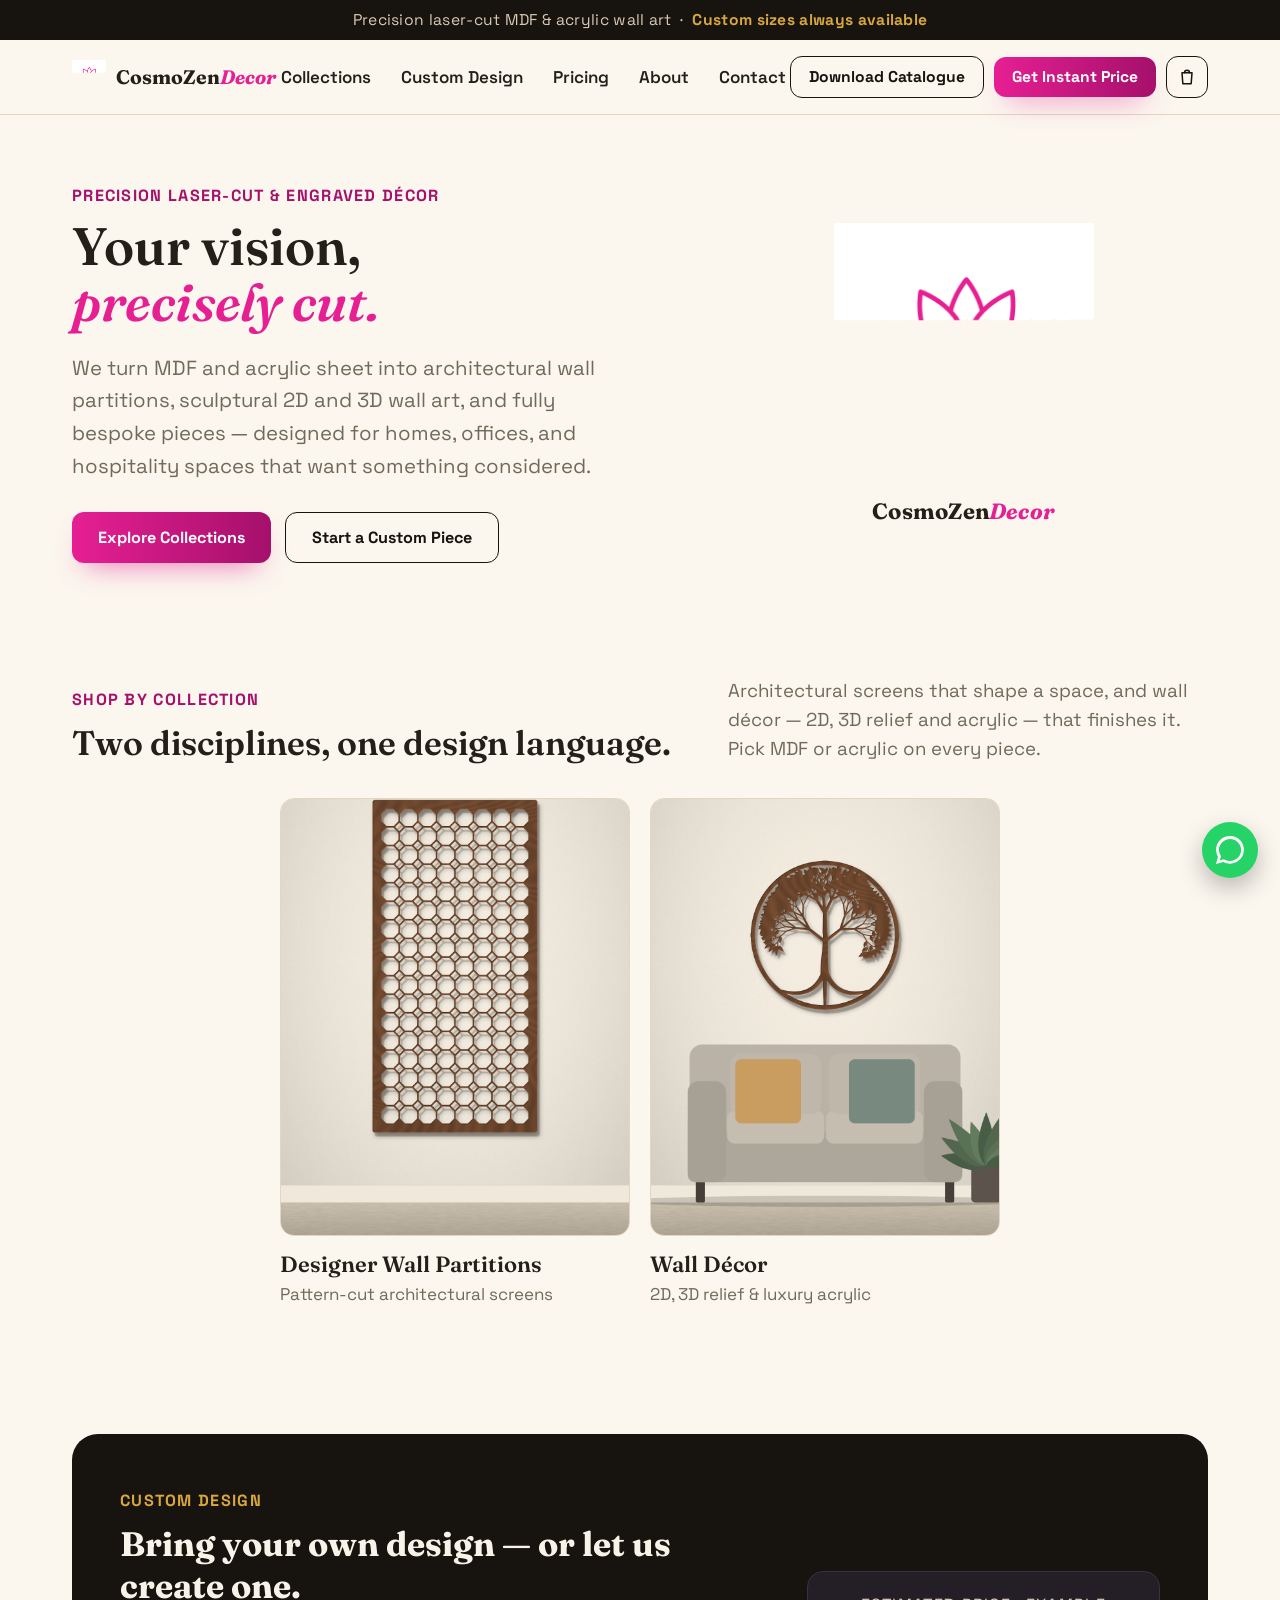
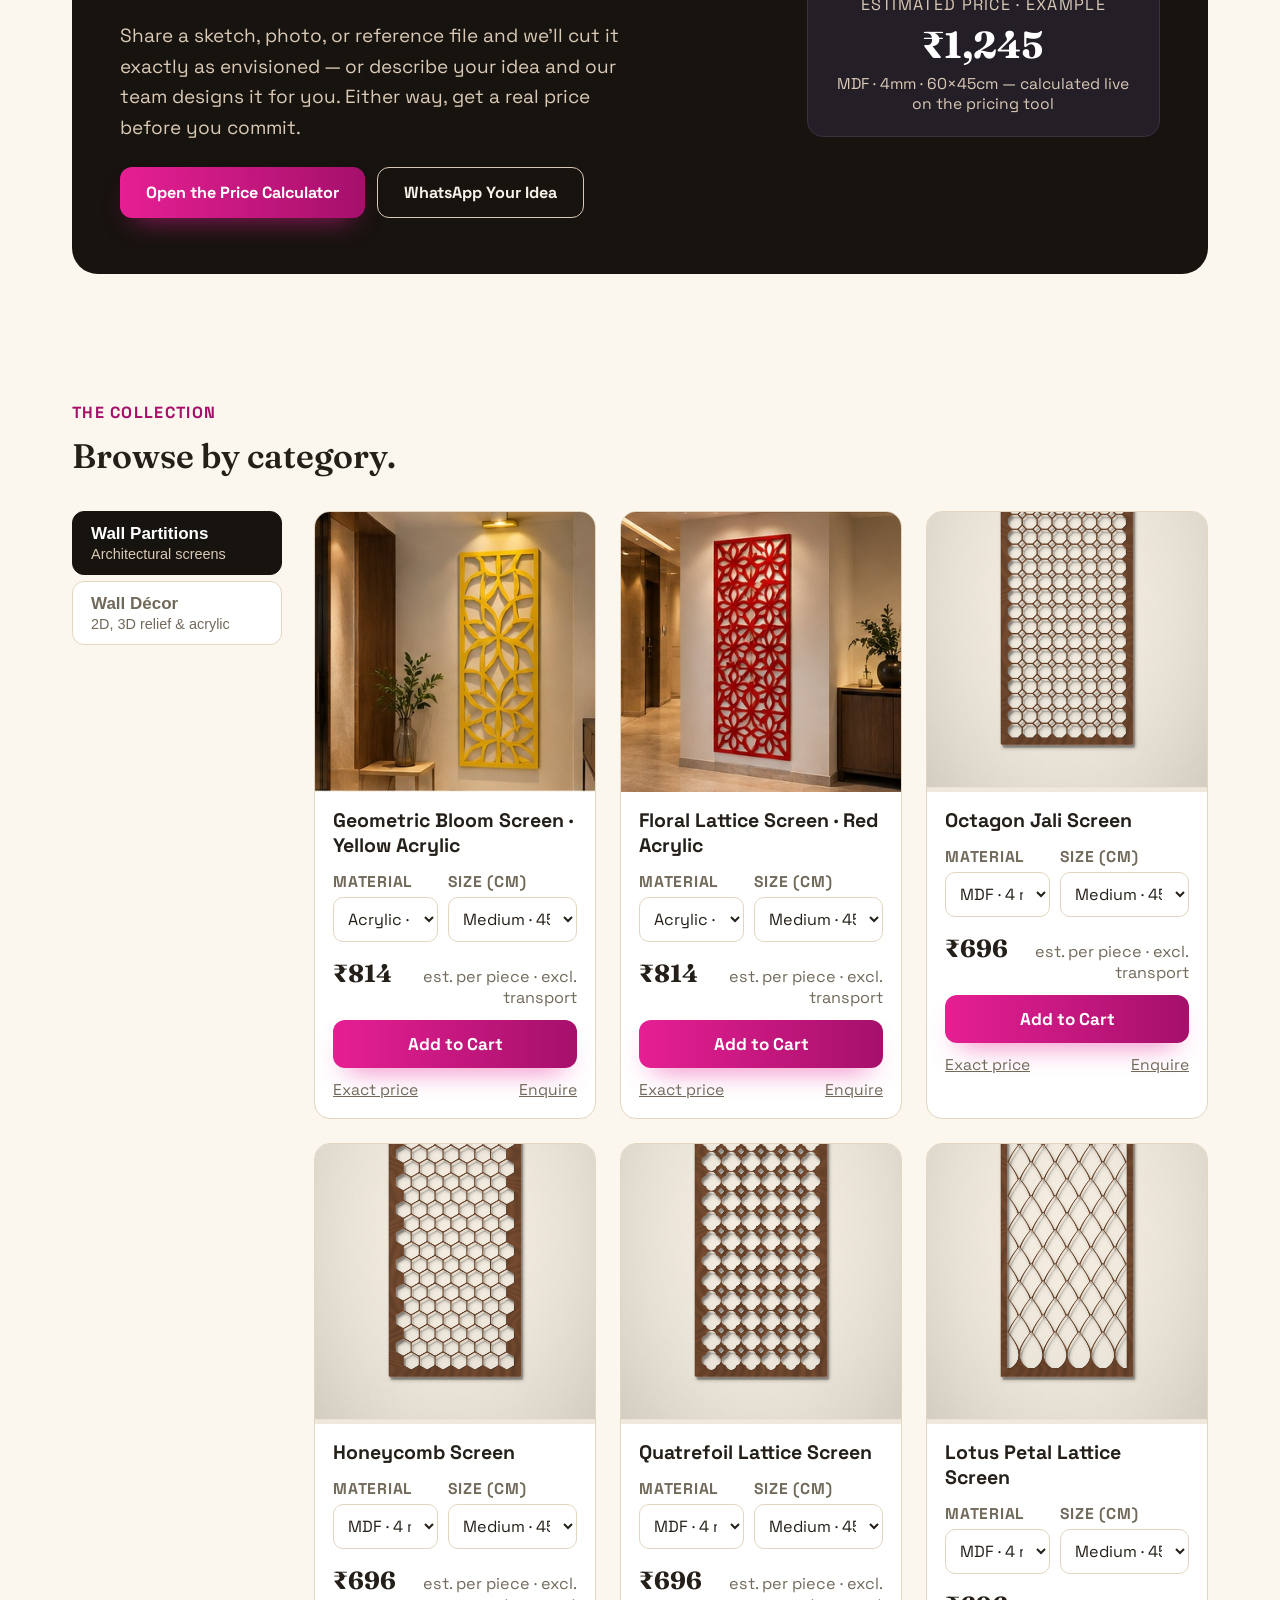
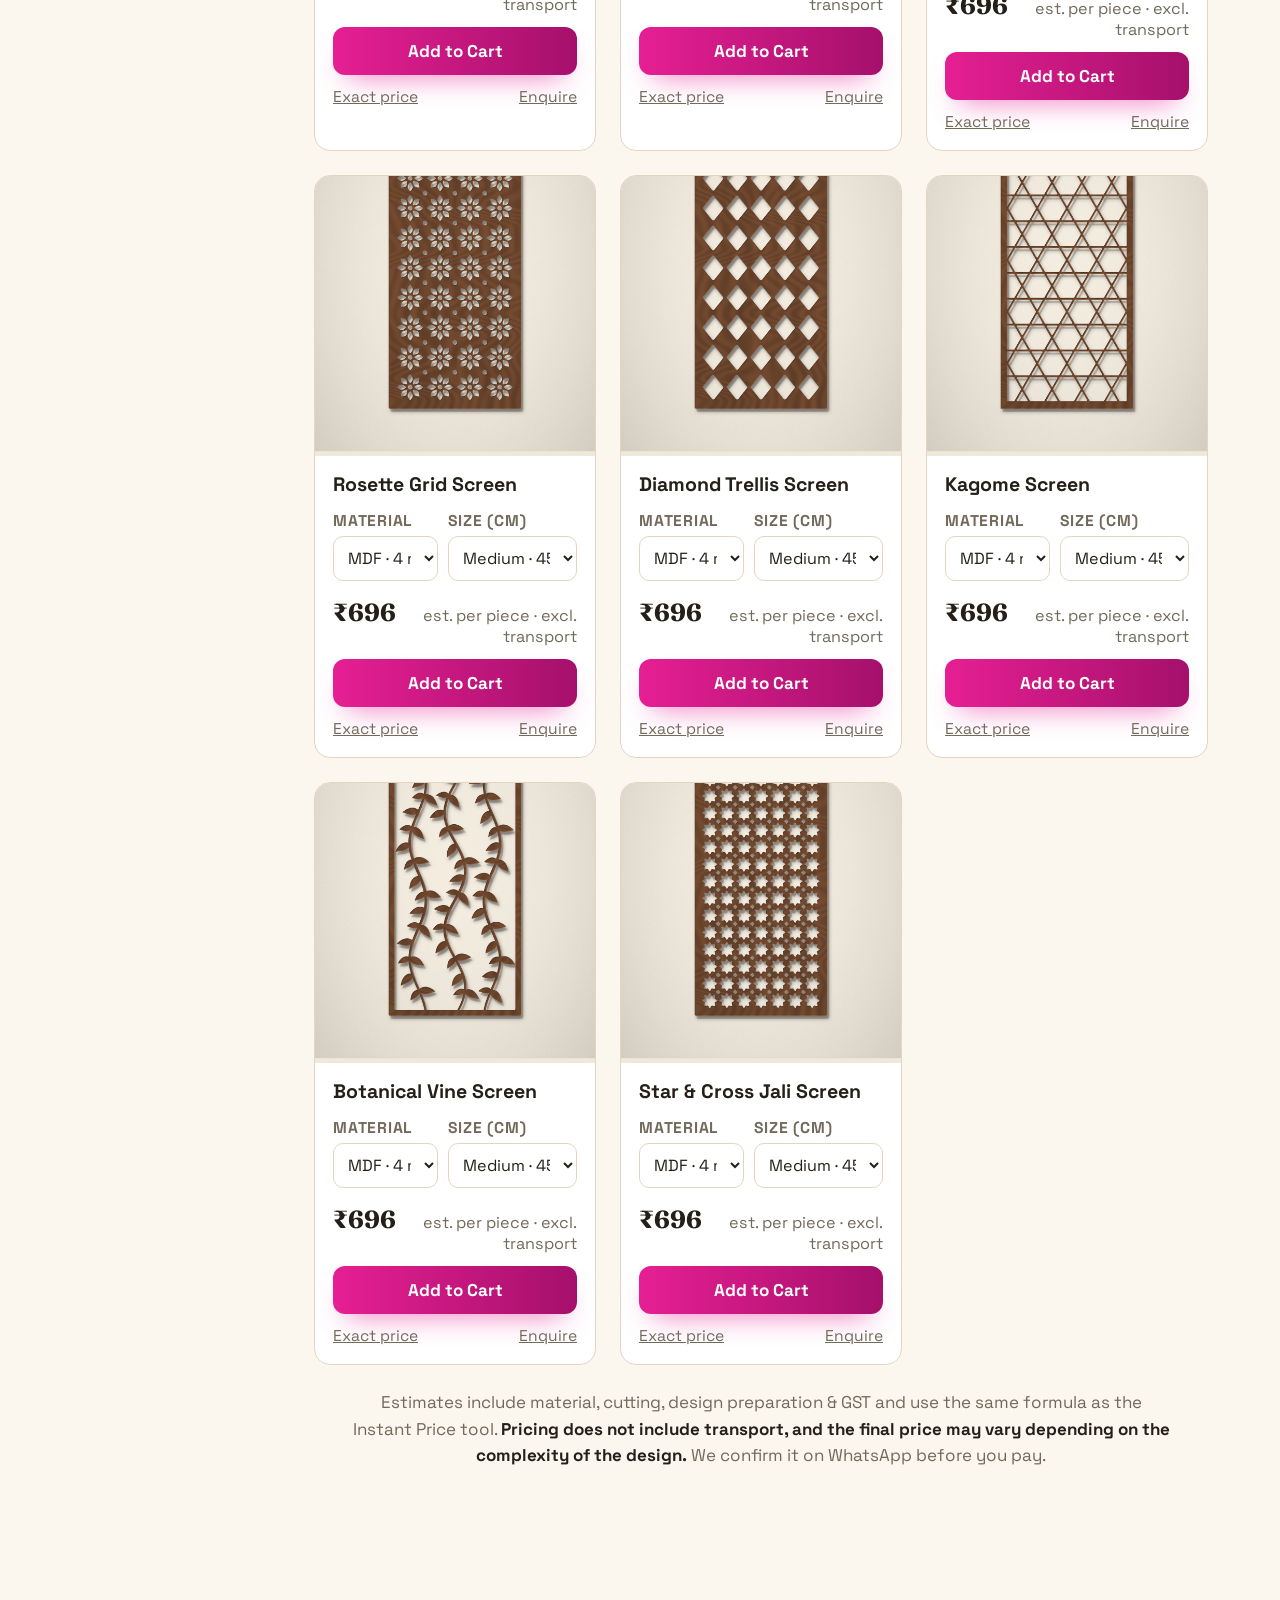
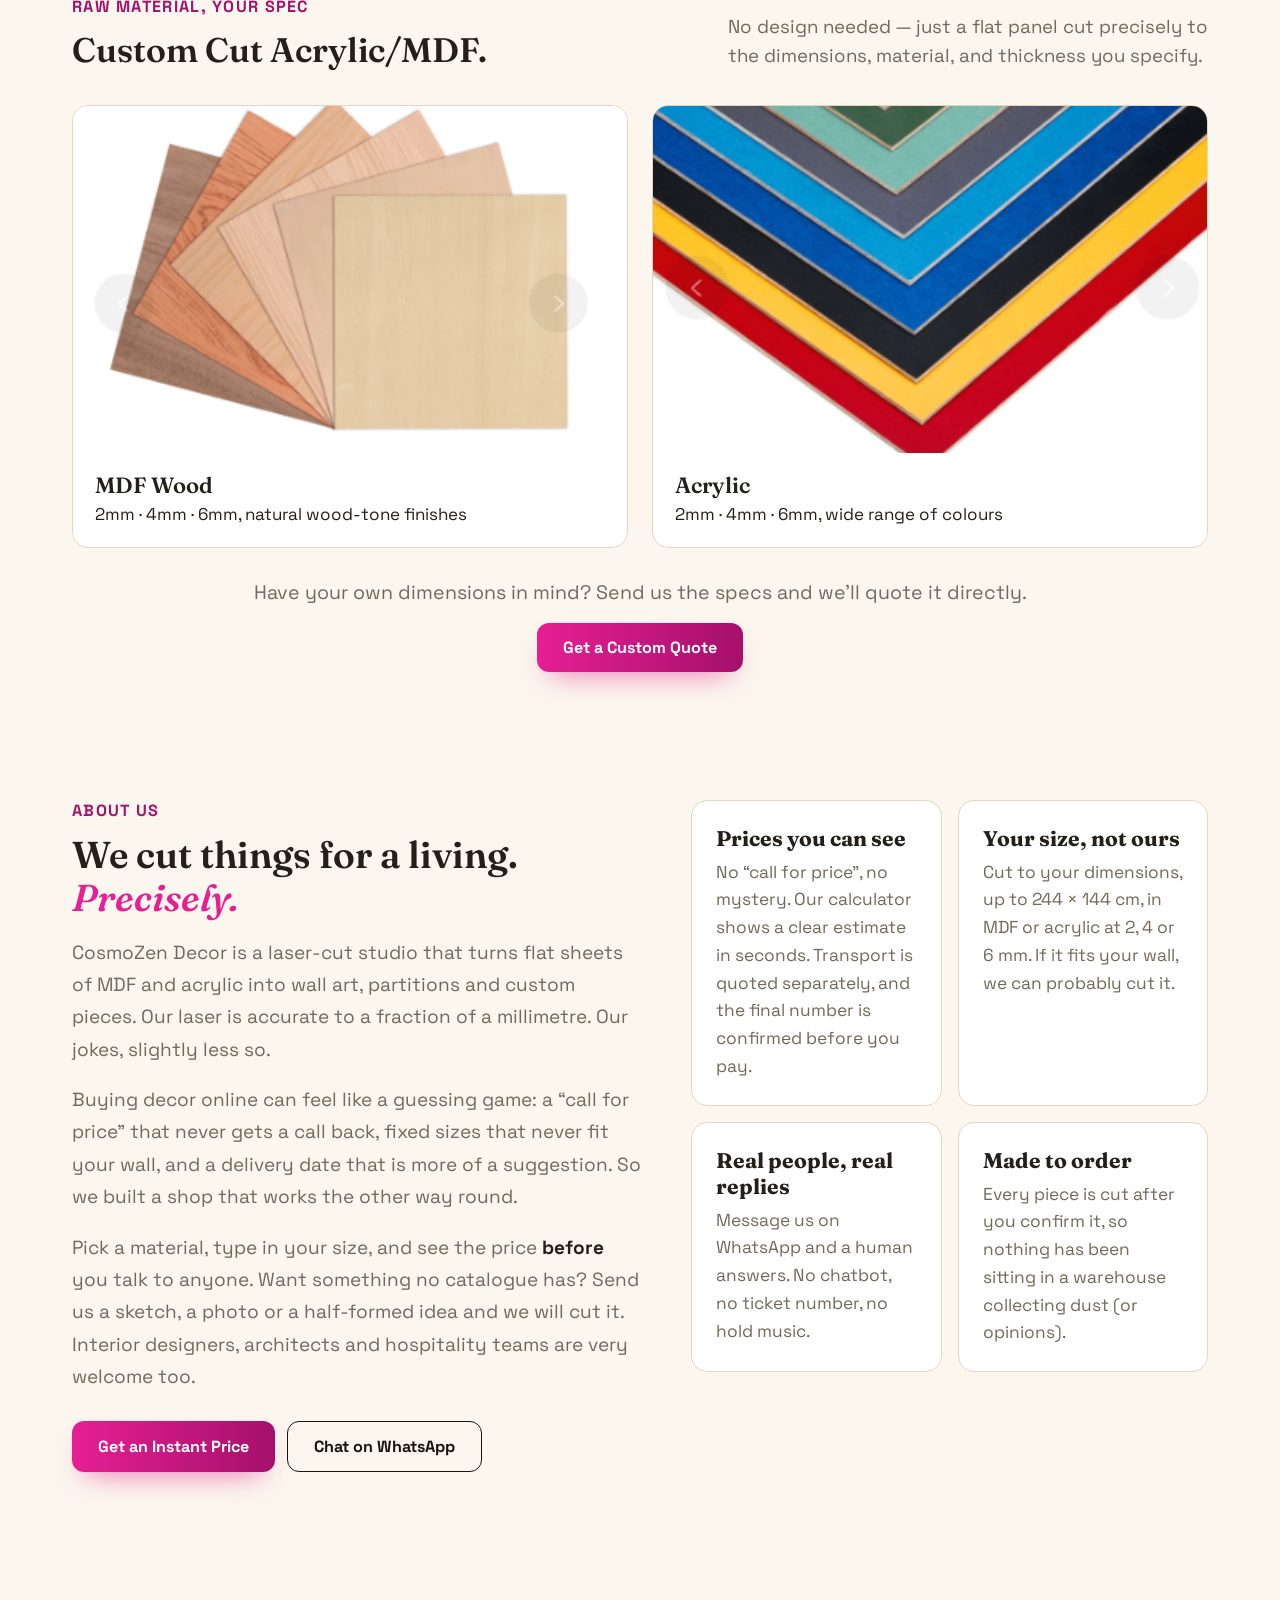
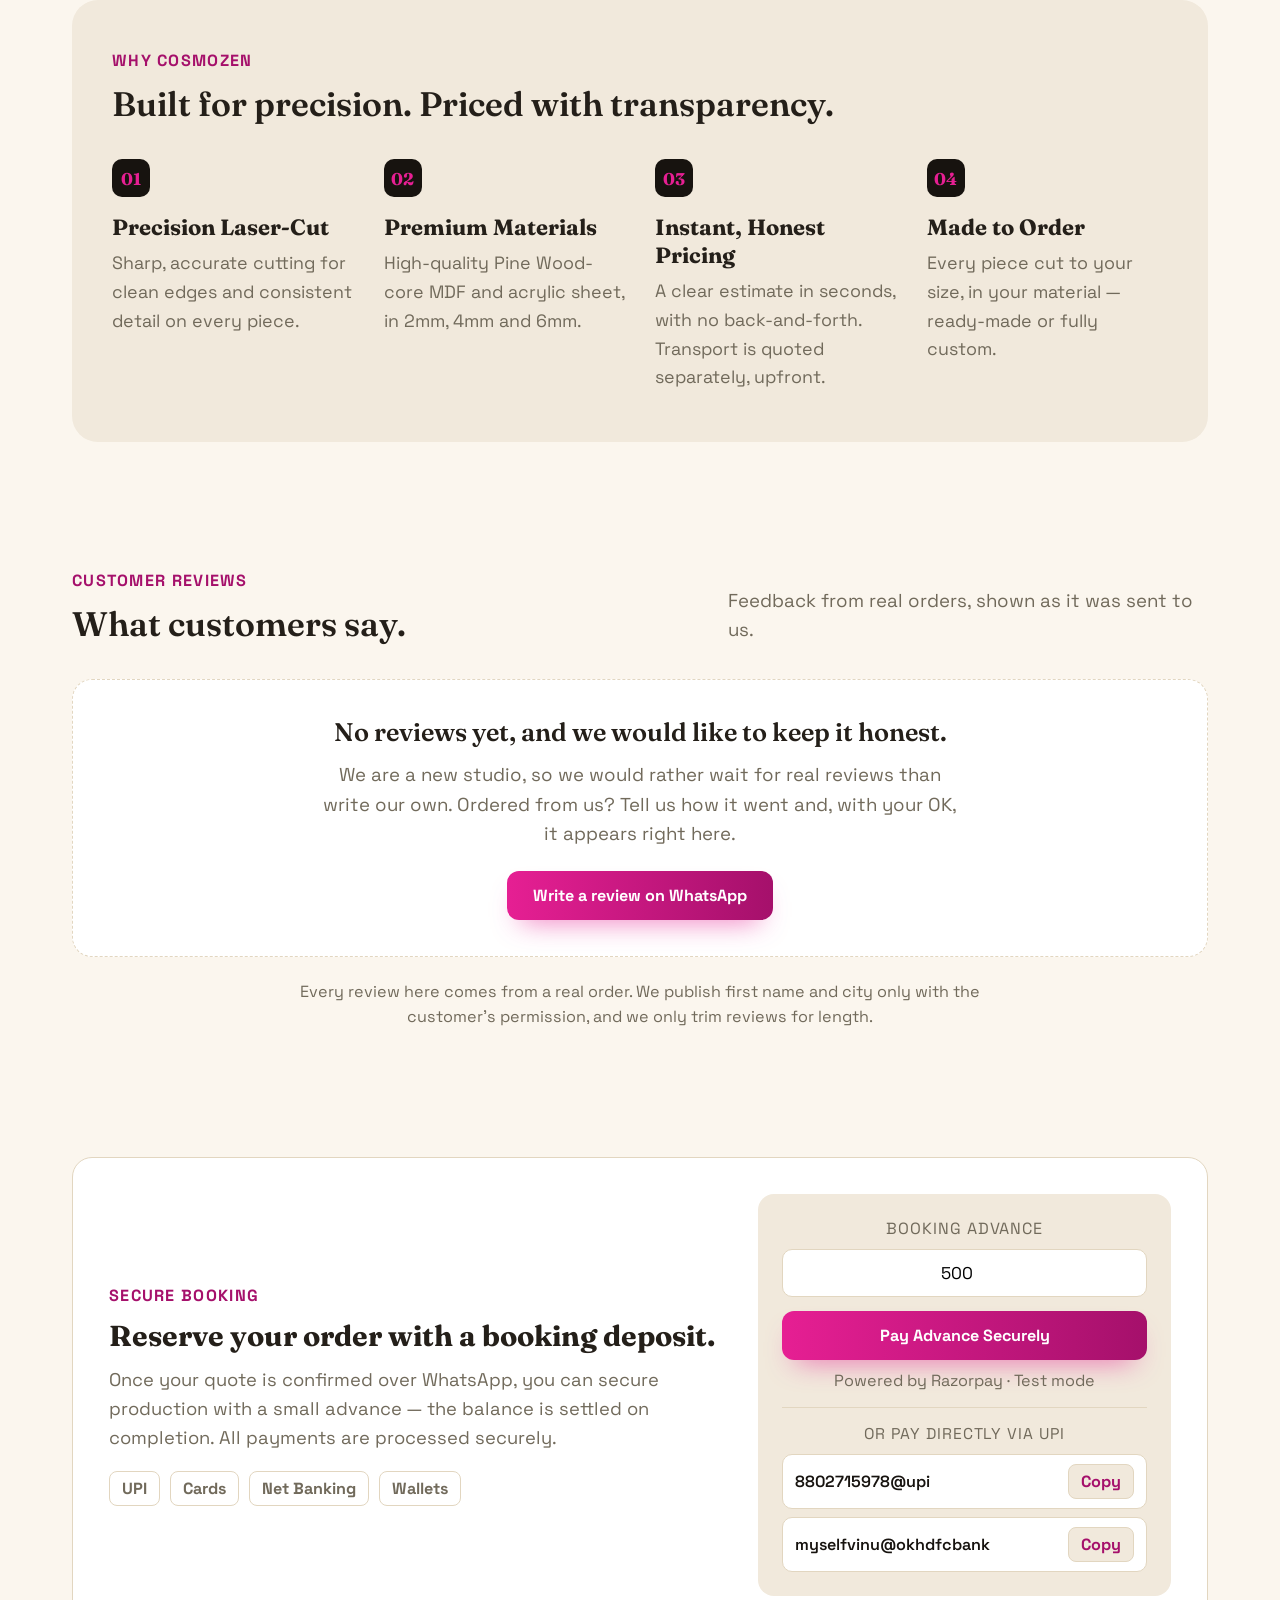
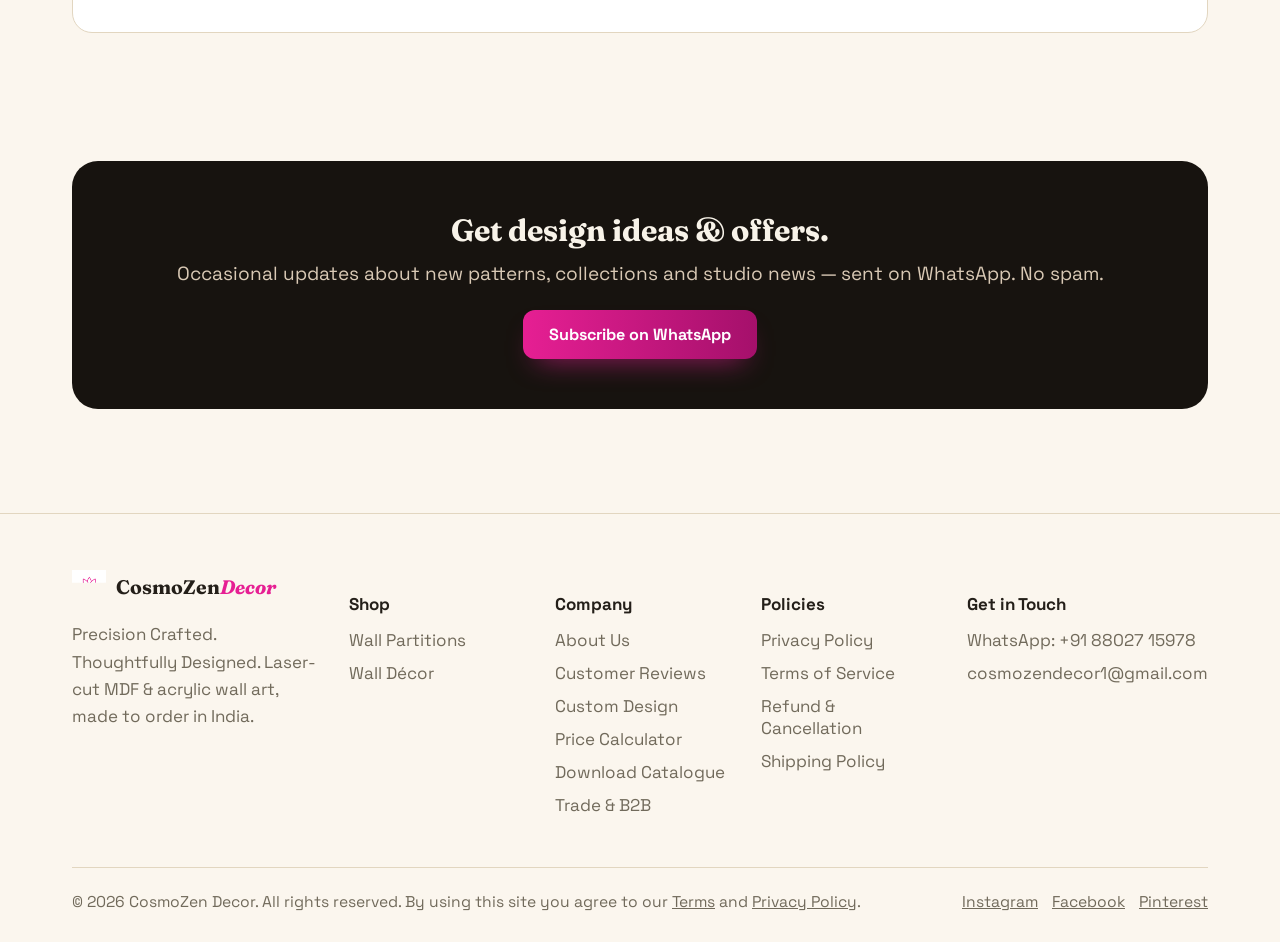
<file: index.html>
<!DOCTYPE html>
<html lang="en">
<head>
<meta charset="UTF-8" />
<meta name="viewport" content="width=device-width, initial-scale=1.0" />
<title>CosmoZen Decor — Precision Laser-Cut Wall Art</title>
<meta name="description" content="Precision laser-cut and engraved wall décor in MDF and acrylic — designer partitions, 2D and 3D wall art, and fully custom pieces." />
<link rel="icon" href="data:,">
<link rel="preconnect" href="https://fonts.googleapis.com">
<link href="https://fonts.googleapis.com/css2?family=Fraunces:ital,opsz,wght@0,9..144,400;0,9..144,600;0,9..144,700;1,9..144,500&family=Space+Grotesk:wght@400;500;600;700&display=swap" rel="stylesheet">
<style>
  :root{
    --ink:#17130F; --paper:#FBF6EE; --stone:#F1E9DC; --stone-line:#E2D6C0;
    --magenta:#E61F93; --magenta-deep:#A5106B; --gold:#D8A73D;
    --text:#241F19; --muted:#716A5B; --light:#F8F3E9; --light-muted:#D9C9B5;
  }
  *{box-sizing:border-box;}
  html{scroll-behavior:smooth; font-size:106.25%;}
  html,body{margin:0;padding:0;}
  body{background:var(--paper); color:var(--text); font-family:'Space Grotesk',sans-serif; overflow-x:hidden;}
  img{max-width:100%; display:block;}
  a{color:inherit;}
  .wrap{max-width:1200px; margin:0 auto; padding:0 32px;}
  @media (max-width:700px){ .wrap{padding:0 20px;} }
  h1,h2,h3{font-family:'Fraunces',serif; margin:0; color:var(--text);}
  .eyebrow{font-size:.95rem; font-weight:700; letter-spacing:.08em; color:var(--magenta-deep); margin-bottom:12px;}
  .btn{
    display:inline-flex; align-items:center; gap:8px; padding:14px 26px; border-radius:12px;
    font-family:'Space Grotesk',sans-serif; font-weight:700; font-size:.95rem; text-decoration:none;
    border:none; cursor:pointer; transition:transform .2s ease, box-shadow .2s ease;
  }
  .btn-primary{ background:linear-gradient(90deg,var(--magenta),var(--magenta-deep)); color:#fff; box-shadow:0 14px 28px -14px rgba(230,31,147,.7);}
  .btn-primary:hover{ transform:translateY(-2px); }
  .btn-dark{ background:var(--ink); color:var(--light); }
  .btn-dark:hover{ transform:translateY(-2px); }
  .btn-outline{ background:transparent; color:var(--ink); border:1.5px solid var(--ink); }

  /* ===== ANNOUNCEMENT ===== */
  .announce{ background:var(--ink); color:var(--light-muted); text-align:center; font-size:.92rem; padding:10px 16px; letter-spacing:.02em; }
  .announce b{ color:var(--gold); }

  /* ===== NAV ===== */
  header{ position:sticky; top:0; z-index:50; background:rgba(251,246,238,.92); backdrop-filter:blur(8px); border-bottom:1px solid var(--stone-line); }
  nav{ display:flex; align-items:center; justify-content:space-between; padding:16px 0; }
  .brand{ display:flex; align-items:center; gap:10px; text-decoration:none; }
  .brand img{ width:34px; height:34px; object-fit:contain; }
  .brand span{ font-family:'Fraunces',serif; font-weight:700; font-size:1.15rem; color:var(--text); }
  .brand span em{ color:var(--magenta); font-style:italic; }
  .navlinks{ display:flex; gap:30px; list-style:none; margin:0; padding:0; font-size:1rem; font-weight:600; }
  .navlinks a{ text-decoration:none; color:var(--text); }
  .navlinks a:hover{ color:var(--magenta); }
  .navcta{ display:flex; gap:10px; align-items:center; }
  .navcta .btn{ padding:10px 18px; font-size:.92rem; }
  .navtoggle{ display:none; background:none; border:none; font-size:1.5rem; cursor:pointer; }
  @media (max-width:860px){
    .navlinks{ display:none; }
    .navtoggle{ display:block; }
  }

  /* ===== HERO ===== */
  .hero{ padding:70px 0 50px; }
  .hero-grid{ display:grid; grid-template-columns:1.1fr .9fr; gap:50px; align-items:center; }
  @media (max-width:900px){ .hero-grid{ grid-template-columns:1fr; } }
  .hero h1{ font-size:3.1rem; line-height:1.06; font-weight:600; }
  .hero h1 em{ color:var(--magenta); font-style:italic; }
  .hero p{ font-size:1.2rem; color:var(--muted); max-width:540px; margin:22px 0 30px; line-height:1.6; }
  .hero-ctas{ display:flex; gap:14px; flex-wrap:wrap; }
  .hero-art{ position:relative; display:flex; flex-direction:column; align-items:center; justify-content:center; }
  .hero-video{ width:100%; max-width:540px; height:auto; border-radius:20px; box-shadow:0 20px 50px -20px rgba(23,19,15,.35); background:var(--stone); }
  .hero-art-cap{ margin-top:14px; font-family:'Fraunces',serif; font-weight:700; font-size:1.3rem; letter-spacing:.01em;
    opacity:0; animation:capFadeIn .5s ease forwards .3s; }
  .hero-art-cap em{ color:var(--magenta); font-style:italic; }
  @keyframes capFadeIn{ to{ opacity:1; } }
  @media (prefers-reduced-motion:reduce){ .hero-art-cap{ animation:none; opacity:1; } }

  /* ===== SECTION SHARED ===== */
  section{ padding:64px 0; }
  .section-head{ display:flex; justify-content:space-between; align-items:flex-end; gap:20px; margin-bottom:34px; flex-wrap:wrap; }
  .section-head h2{ font-size:2rem; font-weight:600; }
  .section-head p{ color:var(--muted); font-size:1.1rem; max-width:480px; line-height:1.55; margin:0; }

  /* ===== CATEGORY GRID ===== */
  .cat-grid{ display:grid; grid-template-columns:repeat(4,1fr); gap:20px; }
  @media (max-width:900px){ .cat-grid{ grid-template-columns:repeat(2,1fr);} }
  @media (max-width:520px){ .cat-grid{ grid-template-columns:1fr;} }
  .cat-grid-2{ display:grid; grid-template-columns:repeat(2,1fr); gap:20px; max-width:720px; margin:0 auto; }
  @media (max-width:520px){ .cat-grid-2{ grid-template-columns:1fr; max-width:420px;} }

  /* ===== CUSTOM CUT RAW MATERIAL ===== */
  .material-grid{ display:grid; grid-template-columns:repeat(2,1fr); gap:24px; margin-top:8px; }
  @media (max-width:700px){ .material-grid{ grid-template-columns:1fr; } }
  .material-card{ background:#fff; border:1px solid var(--stone-line); border-radius:16px; overflow:hidden; }
  .material-card img{ width:100%; aspect-ratio:16/10; object-fit:cover; display:block; }
  .material-card .mc-body{ padding:18px 22px 22px; }
  .material-card h3{ font-size:1.3rem; font-weight:600; margin-bottom:4px; }
  .material-cut-cta{ text-align:center; margin-top:32px; }
  .material-cut-cta p{ color:var(--muted); font-size:1.15rem; margin-bottom:18px; }
  .cat-card{ text-decoration:none; display:block; }
  .cat-thumb{ position:relative; aspect-ratio:4/5; background:var(--stone); border:1px solid var(--stone-line); border-radius:14px; overflow:hidden; }
  .cat-thumb img{ transition:transform .4s ease; }
  .cat-card:hover .cat-thumb img{ transform:scale(1.04); }
  .cat-card h3{ font-size:1.3rem; margin-top:14px; font-weight:600; }
  .cat-card .cat-sub{ font-size:1rem; color:var(--muted); margin-top:4px; line-height:1.45; }

  /* ===== CUSTOM CTA BANNER ===== */
  .custom-cta{ background:var(--ink); border-radius:26px; padding:56px 48px; color:var(--light); display:grid; grid-template-columns:1.3fr .7fr; gap:30px; align-items:center; }
  @media (max-width:800px){ .custom-cta{ grid-template-columns:1fr; padding:40px 26px;} }
  .custom-cta h2{ color:var(--light); font-size:2rem; }
  .custom-cta p{ color:var(--light-muted); margin-top:14px; max-width:520px; line-height:1.6; font-size:1.12rem; }
  .custom-cta .ctas{ display:flex; gap:12px; flex-wrap:wrap; margin-top:24px; }
  .price-preview{ background:#241E27; border:1px solid #3A3040; border-radius:16px; padding:22px; text-align:center; }
  .price-preview .plabel{ font-size:.95rem; letter-spacing:.08em; text-transform:uppercase; color:var(--light-muted); }
  .price-preview .pnum{ font-family:'Fraunces',serif; font-size:2.2rem; font-weight:700; color:#fff; margin:6px 0; }
  .price-preview .pnote{ font-size:.92rem; color:var(--light-muted); }

  /* ===== PRODUCT GRID (per category) ===== */
  .prod-grid{ display:grid; grid-template-columns:repeat(3,1fr); gap:24px; }
  @media (max-width:900px){ .prod-grid{ grid-template-columns:repeat(2,1fr);} }
  @media (max-width:560px){ .prod-grid{ grid-template-columns:1fr;} }
  .prod-card{ background:#fff; border:1px solid var(--stone-line); border-radius:16px; overflow:hidden; transition:box-shadow .25s ease, transform .25s ease; }
  .prod-card:hover{ box-shadow:0 16px 32px -18px rgba(23,19,15,.25); transform:translateY(-3px); }
  .prod-thumb{ position:relative; aspect-ratio:1/1; background:var(--stone); overflow:hidden; }
  .prod-thumb img{ transition:transform .4s ease; }
  .prod-card:hover .prod-thumb img{ transform:scale(1.05); }
  .prod-body{ padding:16px 18px 18px; }
  .prod-body h4{ font-family:'Space Grotesk',sans-serif; font-size:1.15rem; font-weight:700; margin:0; }
  .prod-opts{ display:grid; grid-template-columns:.9fr 1.1fr; gap:10px; margin-top:14px; }
  .opt label{ display:block; font-size:.92rem; font-weight:700; letter-spacing:.05em; text-transform:uppercase; color:var(--muted); margin-bottom:5px; }
  .opt select, .opt input{ width:100%; padding:10px 10px; border:1.5px solid var(--stone-line); border-radius:10px; background:#fff; font-family:'Space Grotesk',sans-serif; font-size:.95rem; color:var(--text); }
  .opt select:focus, .opt input:focus{ outline:2px solid var(--magenta); outline-offset:1px; }
  .custom-size{ display:none; grid-template-columns:1fr 1fr; gap:10px; margin-top:10px; }
  .custom-size.show{ display:grid; }
  .prod-price{ display:flex; align-items:baseline; justify-content:space-between; gap:8px; margin:16px 0 12px; }
  .prod-price .amt{ font-family:'Fraunces',serif; font-size:1.45rem; font-weight:700; color:var(--text); }
  .prod-price small{ color:var(--muted); font-size:.95rem; text-align:right; }
  .prod-add{ width:100%; justify-content:center; padding:13px 18px; font-size:1rem; }
  .prod-add.added{ background:var(--ink); box-shadow:none; }
  .prod-links{ display:flex; justify-content:space-between; margin-top:12px; font-size:.92rem; }
  .prod-links a{ color:var(--muted); }
  .prod-links a:hover{ color:var(--magenta); }
  .price-note{ color:var(--muted); font-size:1rem; line-height:1.55; margin:24px auto 0; max-width:820px; text-align:center; }
  .price-note strong{ color:var(--text); }
  .load-more{ text-align:center; margin-top:30px; }
  .load-more[hidden]{ display:none; }

  .shop-layout{ display:grid; grid-template-columns:210px 1fr; gap:32px; align-items:start; }
  .shop-sidebar{ position:sticky; top:112px; display:flex; flex-direction:column; gap:6px; }
  .tab{ padding:12px 18px; border-radius:12px; border:1.5px solid var(--stone-line); background:#fff; font-size:1rem; font-weight:600; cursor:pointer; color:var(--muted); text-align:left; }
  .tab .tab-sub{ display:block; font-size:.85rem; font-weight:500; color:var(--muted); margin-top:2px; }
  .tab.active{ background:var(--ink); color:#fff; border-color:var(--ink); }
  .tab.active .tab-sub{ color:var(--light-muted); }
  @media (max-width:860px){
    .shop-layout{ grid-template-columns:1fr; }
    .shop-sidebar{ position:static; flex-direction:row; overflow-x:auto; gap:10px; padding-bottom:4px; -webkit-overflow-scrolling:touch; }
    .shop-sidebar .tab{ flex:0 0 auto; white-space:nowrap; }
    .shop-sidebar .tab .tab-sub{ display:none; }
  }

  /* ===== ABOUT ===== */
  .about-grid{ display:grid; grid-template-columns:1.05fr .95fr; gap:48px; align-items:start; }
  @media (max-width:900px){ .about-grid{ grid-template-columns:1fr; gap:32px; } }
  .about-copy h2{ font-size:2.2rem; font-weight:600; line-height:1.15; }
  .about-copy h2 em{ color:var(--magenta); font-style:italic; }
  .about-copy p{ font-size:1.12rem; line-height:1.7; color:var(--muted); margin:18px 0 0; }
  .about-copy p strong{ color:var(--text); }
  .about-cta{ display:flex; gap:12px; flex-wrap:wrap; margin-top:28px; }
  .about-cards{ display:grid; grid-template-columns:1fr 1fr; gap:16px; }
  @media (max-width:560px){ .about-cards{ grid-template-columns:1fr; } }
  .about-card{ background:#fff; border:1px solid var(--stone-line); border-radius:16px; padding:24px; }
  .about-card h3{ font-size:1.25rem; margin-bottom:8px; }
  .about-card p{ font-size:1.02rem; line-height:1.6; color:var(--muted); margin:0; }

  /* ===== VALUE PROPS ===== */
  .values{ background:var(--stone); border-radius:26px; padding:50px 40px; }
  .values-grid{ display:grid; grid-template-columns:repeat(4,1fr); gap:30px; margin-top:34px; }
  @media (max-width:800px){ .values-grid{ grid-template-columns:repeat(2,1fr);} }
  .value-item h3{ font-size:1.3rem; margin-bottom:8px; }
  .value-item p{ font-size:1.05rem; color:var(--muted); line-height:1.6; margin:0; }
  .value-mark{ width:38px; height:38px; border-radius:10px; background:var(--ink); color:var(--magenta); display:flex; align-items:center; justify-content:center; font-family:'Fraunces',serif; font-weight:700; margin-bottom:16px; }

  /* ===== REVIEWS ===== */
  .rev-summary{ display:flex; align-items:center; justify-content:space-between; gap:16px 28px; flex-wrap:wrap; margin-bottom:24px; }
  .rev-score{ display:flex; align-items:center; gap:14px; }
  .rev-avg{ font-family:'Fraunces',serif; font-size:2.8rem; font-weight:700; line-height:1; }
  .rev-count{ color:var(--muted); font-size:1rem; margin-top:2px; }
  .stars{ display:inline-flex; gap:2px; color:var(--gold); }
  .stars svg{ width:20px; height:20px; }
  .rev-actions{ display:flex; gap:12px; flex-wrap:wrap; }
  .rev-grid{ display:grid; grid-template-columns:repeat(3,1fr); gap:20px; }
  @media (max-width:900px){ .rev-grid{ grid-template-columns:repeat(2,1fr);} }
  @media (max-width:560px){ .rev-grid{ grid-template-columns:1fr;} }
  .rev-card{ background:#fff; border:1px solid var(--stone-line); border-radius:16px; padding:22px; display:flex; flex-direction:column; gap:12px; }
  .rev-photo{ width:100%; aspect-ratio:4/3; object-fit:cover; border-radius:12px; background:var(--stone); }
  .rev-text{ font-size:1.05rem; line-height:1.6; margin:0; }
  .rev-meta{ margin-top:auto; font-size:.95rem; color:var(--muted); line-height:1.5; }
  .rev-meta strong{ display:block; color:var(--text); font-size:1.02rem; }
  .rev-badge{ display:inline-block; margin-top:6px; padding:3px 10px; border-radius:999px; background:#E7F3EA; color:#1E7A3D; font-size:.9rem; font-weight:700; }
  .rev-more{ text-align:center; margin-top:26px; }
  .rev-empty{ background:#fff; border:1px dashed var(--stone-line); border-radius:20px; padding:36px 32px; text-align:center; }
  .rev-empty h3{ font-size:1.5rem; font-weight:600; }
  .rev-empty p{ color:var(--muted); font-size:1.1rem; line-height:1.6; max-width:640px; margin:12px auto 22px; }
  .rev-empty .rev-actions{ justify-content:center; }
  .rev-note{ color:var(--muted); font-size:.95rem; text-align:center; margin:22px auto 0; max-width:720px; line-height:1.55; }

  /* ===== PAYMENT SECTION ===== */
  .pay-card{ background:#fff; border:1px solid var(--stone-line); border-radius:20px; padding:36px; display:grid; grid-template-columns:1.2fr .8fr; gap:30px; align-items:center; }
  @media (max-width:800px){ .pay-card{ grid-template-columns:1fr; } }
  .pay-card h2{ font-size:1.7rem; }
  .pay-card p{ color:var(--muted); font-size:1.08rem; line-height:1.6; margin-top:12px; }
  .pay-badges{ display:flex; gap:10px; margin-top:18px; flex-wrap:wrap; }
  .pay-badge{ font-size:.95rem; font-weight:700; color:var(--muted); border:1px solid var(--stone-line); padding:6px 12px; border-radius:8px; }
  .pay-box{ background:var(--stone); border-radius:16px; padding:24px; text-align:center; }
  .pay-box input{ width:100%; padding:12px; border-radius:10px; border:1.5px solid var(--stone-line); font-family:'Space Grotesk',sans-serif; font-size:1rem; text-align:center; margin-bottom:14px; }

  .upi-block{ margin-top:16px; padding-top:16px; border-top:1px solid var(--stone-line); }
  .upi-label{ font-size:.92rem; color:var(--muted); text-transform:uppercase; letter-spacing:.06em; margin-bottom:10px; text-align:center; }
  .upi-row{ display:flex; align-items:center; justify-content:space-between; gap:8px; background:#fff; border:1px solid var(--stone-line); border-radius:10px; padding:9px 12px; margin-bottom:8px; }
  .upi-row:last-child{ margin-bottom:0; }
  .upi-id{ font-family:'Space Grotesk',sans-serif; font-size:.95rem; font-weight:600; color:var(--ink); overflow:hidden; text-overflow:ellipsis; white-space:nowrap; }
  .upi-copy{ flex-shrink:0; border:1px solid var(--stone-line); background:var(--stone); border-radius:8px; padding:6px 12px; font-size:.95rem; font-weight:700; color:var(--magenta-deep); cursor:pointer; font-family:'Space Grotesk',sans-serif; transition:background .2s ease; }
  .upi-copy:hover{ background:var(--blush,#FDE6F1); }
  .upi-copy.copied{ background:var(--magenta); color:#fff; border-color:var(--magenta); }

  /* ===== NEWSLETTER ===== */
  .news{ background:var(--ink); border-radius:26px; padding:50px 40px; text-align:center; color:var(--light); }
  .news h2{ color:var(--light); font-size:1.8rem; }
  .news p{ color:var(--light-muted); margin:12px 0 24px; font-size:1.12rem; }
  .news-form{ display:flex; justify-content:center; gap:10px; flex-wrap:wrap; max-width:440px; margin:0 auto; }
  .news-form input{ flex:1; min-width:220px; padding:13px 16px; border-radius:10px; border:none; font-family:'Space Grotesk',sans-serif; }

  /* ===== FOOTER ===== */
  footer{ border-top:1px solid var(--stone-line); padding:56px 0 30px; margin-top:40px; }
  .footer-grid{ display:grid; grid-template-columns:1.4fr repeat(4,1fr); gap:30px; }
  @media (max-width:800px){ .footer-grid{ grid-template-columns:1fr 1fr;} }
  .footer-grid h4{ font-size:1rem; font-weight:700; margin-bottom:14px; }
  .footer-grid ul{ list-style:none; margin:0; padding:0; }
  .footer-grid li{ margin-bottom:11px; font-size:1rem; }
  .footer-grid a{ text-decoration:none; color:var(--muted); }
  .footer-grid a:hover{ color:var(--magenta); }
  .footer-bottom{ display:flex; justify-content:space-between; align-items:center; margin-top:40px; padding-top:24px; border-top:1px solid var(--stone-line); font-size:.92rem; color:var(--muted); flex-wrap:wrap; gap:10px; }
  .social{ display:flex; gap:14px; }

  /* ===== CART ===== */
  .cart-btn{ position:relative; display:inline-flex; align-items:center; justify-content:center; width:42px; height:42px; border-radius:12px; border:1.5px solid var(--ink); background:transparent; color:var(--ink); cursor:pointer; transition:background .2s ease, color .2s ease; }
  .cart-btn:hover{ background:var(--ink); color:var(--light); }
  .cart-btn svg{ width:20px; height:20px; }
  .cart-badge{ position:absolute; top:-8px; right:-8px; min-width:20px; height:20px; padding:0 5px; border-radius:999px; background:var(--magenta); color:#fff; font-size:.78rem; font-weight:700; display:flex; align-items:center; justify-content:center; }
  .cart-badge[hidden]{ display:none; }
  .cart-badge.bump{ animation:badgeBump .35s ease; }
  @keyframes badgeBump{ 50%{ transform:scale(1.4); } }
  .cart-overlay{ position:fixed; inset:0; background:rgba(23,19,15,.5); opacity:0; pointer-events:none; transition:opacity .25s ease; z-index:80; }
  .cart-overlay.open{ opacity:1; pointer-events:auto; }
  .cart-drawer{ position:fixed; top:0; right:0; height:100%; width:min(440px,100%); background:var(--paper); z-index:90; transform:translateX(100%); transition:transform .3s ease; display:flex; flex-direction:column; box-shadow:-20px 0 50px -20px rgba(23,19,15,.4); visibility:hidden; }
  .cart-drawer.open{ transform:none; visibility:visible; }
  .cart-head{ display:flex; align-items:center; justify-content:space-between; padding:20px 22px; border-bottom:1px solid var(--stone-line); }
  .cart-head h2{ font-size:1.3rem; font-weight:600; }
  .cart-close{ width:36px; height:36px; border-radius:10px; border:1px solid var(--stone-line); background:#fff; font-size:1.2rem; line-height:1; cursor:pointer; color:var(--text); }
  .cart-items{ flex:1; overflow-y:auto; padding:6px 22px; }
  .cart-empty{ text-align:center; color:var(--muted); padding:70px 10px; line-height:1.6; }
  .cart-item{ display:grid; grid-template-columns:72px 1fr auto; gap:14px; padding:16px 0; border-bottom:1px solid var(--stone-line); }
  .cart-item img{ width:72px; height:72px; object-fit:cover; border-radius:10px; background:var(--stone); }
  .ci-name{ font-weight:700; font-size:1rem; line-height:1.3; }
  .ci-meta{ color:var(--muted); font-size:.9rem; margin-top:3px; line-height:1.4; }
  .ci-qty{ display:inline-flex; align-items:center; border:1px solid var(--stone-line); border-radius:8px; margin-top:9px; background:#fff; }
  .ci-qty button{ width:30px; height:30px; border:none; background:none; cursor:pointer; font-size:1rem; color:var(--text); }
  .ci-qty span{ min-width:26px; text-align:center; font-size:.95rem; font-weight:600; }
  .ci-right{ display:flex; flex-direction:column; justify-content:space-between; align-items:flex-end; }
  .ci-price{ font-weight:700; font-size:1rem; }
  .ci-remove{ background:none; border:none; color:var(--muted); font-size:.95rem; text-decoration:underline; cursor:pointer; padding:0; font-family:'Space Grotesk',sans-serif; }
  .cart-foot{ border-top:1px solid var(--stone-line); padding:18px 22px 22px; background:#fff; }
  .cart-total{ display:flex; justify-content:space-between; font-weight:700; font-size:1.1rem; }
  .cart-note{ color:var(--muted); font-size:.95rem; margin:6px 0 14px; line-height:1.5; }
  .cart-foot .btn{ width:100%; justify-content:center; }
  .cart-foot .btn[disabled]{ opacity:.45; cursor:not-allowed; transform:none; }
  .cart-foot-links{ display:flex; justify-content:space-between; margin-top:12px; font-size:.9rem; }
  .cart-foot-links a, .cart-foot-links button{ color:var(--muted); background:none; border:none; padding:0; cursor:pointer; font-family:'Space Grotesk',sans-serif; font-size:.9rem; text-decoration:underline; }
  body.cart-open{ overflow:hidden; }
  .navlinks a{ white-space:nowrap; }
  @media (max-width:1180px){
    .navlinks{ gap:20px; font-size:.92rem; }
    .navcta .btn{ padding:9px 14px; font-size:.92rem; }
  }
  @media (max-width:640px){
    nav{ gap:10px; }
    .navcta{ gap:8px; }
    .navcta .btn{ padding:9px 12px; font-size:.88rem; }
    .brand span{ font-size:1rem; }
  }
  @media (max-width:520px){ .navcta .btn-outline{ display:none; } }

  /* ===== WHATSAPP FLOAT ===== */
  .wa-float{ position:fixed; bottom:22px; right:22px; width:56px; height:56px; border-radius:50%; background:#25D366; display:flex; align-items:center; justify-content:center; box-shadow:0 10px 24px rgba(0,0,0,.25); z-index:60; text-decoration:none; }
  .wa-float svg{ width:28px; height:28px; fill:#fff; }
</style>
</head>
<body>

<div class="announce">Precision laser-cut MDF &amp; acrylic wall art &nbsp;·&nbsp; <b>Custom sizes always available</b></div>

<header>
  <div class="wrap">
    <nav>
      <a class="brand" href="#top">
        <img src="logo.png" alt="CosmoZen Decor" />
        <span>CosmoZen<em>Decor</em></span>
      </a>
      <ul class="navlinks">
        <li><a href="#collections">Collections</a></li>
        <li><a href="#custom">Custom Design</a></li>
        <li><a href="#pricing">Pricing</a></li>
        <li><a href="#about">About</a></li>
        <li><a href="#contact">Contact</a></li>
      </ul>
      <div class="navcta">
        <a class="btn btn-outline" href="CosmoZenDecor_Catalogue.pdf" target="_blank" rel="noopener" download>Download Catalogue</a>
        <a class="btn btn-primary" href="https://cosmo-zen-decor.vercel.app/" target="_blank" rel="noopener">Get Instant Price</a>
        <button type="button" class="cart-btn" id="cartBtn" aria-label="Open cart">
          <svg viewBox="0 0 24 24" fill="none" stroke="currentColor" stroke-width="1.8" stroke-linecap="round" stroke-linejoin="round" aria-hidden="true"><path d="M6 7h12l-1 13H7L6 7Z"/><path d="M9 7a3 3 0 0 1 6 0"/></svg>
          <span class="cart-badge" id="cartBadge" hidden>0</span>
        </button>
      </div>
    </nav>
  </div>
</header>

<main id="top">
  <!-- HERO -->
  <section class="hero">
    <div class="wrap hero-grid">
      <div>
        <div class="eyebrow">PRECISION LASER-CUT &amp; ENGRAVED DÉCOR</div>
        <h1>Your vision,<br/><em>precisely cut.</em></h1>
        <p>We turn MDF and acrylic sheet into architectural wall partitions, sculptural 2D and 3D wall art, and fully bespoke pieces — designed for homes, offices, and hospitality spaces that want something considered.</p>
        <div class="hero-ctas">
          <a class="btn btn-primary" href="#collections">Explore Collections</a>
          <a class="btn btn-outline" href="#custom">Start a Custom Piece</a>
        </div>
      </div>
      <div class="hero-art">
        <video class="hero-video" src="videos/hero-presenter.mp4#t=0.1" controls playsinline preload="metadata" aria-label="CosmoZen Decor brand video — click to play"></video>
        <div class="hero-art-cap">CosmoZen<em>Decor</em></div>
      </div>
    </div>
  </section>

  <!-- COLLECTIONS -->
  <section id="collections">
    <div class="wrap">
      <div class="section-head">
        <div>
          <div class="eyebrow">SHOP BY COLLECTION</div>
          <h2>Two disciplines, one design language.</h2>
        </div>
        <p>Architectural screens that shape a space, and wall d&eacute;cor &mdash; 2D, 3D relief and acrylic &mdash; that finishes it. Pick MDF or acrylic on every piece.</p>
      </div>
      <div class="cat-grid-2">
        <a class="cat-card" href="#shop" data-cat-link="partitions">
          <div class="cat-thumb">
            <img src="images/wall-partitions/octagon-jali-screen.png" alt="Designer Wall Partitions" style="width:100%;height:100%;object-fit:cover;display:block;" />
          </div>
          <h3>Designer Wall Partitions</h3>
          <div class="cat-sub">Pattern-cut architectural screens</div>
        </a>
        <a class="cat-card" href="#shop" data-cat-link="walldecor">
          <div class="cat-thumb">
            <img src="images/wall-decor/tree-of-life.png" alt="Wall Décor" style="width:100%;height:100%;object-fit:cover;display:block;" />
          </div>
          <h3>Wall D&eacute;cor</h3>
          <div class="cat-sub">2D, 3D relief &amp; luxury acrylic</div>
        </a>
      </div>
    </div>
  </section>

  <!-- CUSTOM + PRICING CTA -->
  <section id="custom">
    <div class="wrap">
      <div class="custom-cta">
        <div>
          <div class="eyebrow" style="color:var(--gold);">CUSTOM DESIGN</div>
          <h2>Bring your own design — or let us create one.</h2>
          <p>Share a sketch, photo, or reference file and we'll cut it exactly as envisioned — or describe your idea and our team designs it for you. Either way, get a real price before you commit.</p>
          <div class="ctas">
            <a class="btn btn-primary" href="https://cosmo-zen-decor.vercel.app/" target="_blank" rel="noopener" id="pricing">Open the Price Calculator</a>
            <a class="btn btn-outline" style="border-color:var(--light-muted); color:var(--light);" href="https://wa.me/918802715978" target="_blank" rel="noopener">WhatsApp Your Idea</a>
          </div>
        </div>
        <div class="price-preview">
          <div class="plabel">Estimated Price · Example</div>
          <div class="pnum">₹1,245</div>
          <div class="pnote">MDF · 4mm · 60×45cm — calculated live on the pricing tool</div>
        </div>
      </div>
    </div>
  </section>

  <!-- PRODUCT SHOWCASE WITH TABS -->
  <section id="shop">
    <div class="wrap">
      <div class="section-head">
        <div>
          <div class="eyebrow">THE COLLECTION</div>
          <h2>Browse by category.</h2>
        </div>
      </div>
      <div class="shop-layout">
        <div class="shop-sidebar" id="shopSidebar">
          <button class="tab active" data-cat="partitions">Wall Partitions<span class="tab-sub">Architectural screens</span></button>
          <button class="tab" data-cat="walldecor">Wall D&eacute;cor<span class="tab-sub">2D, 3D relief &amp; acrylic</span></button>
        </div>
        <div>
          <div class="prod-grid" id="prodGrid"></div>
          <div class="load-more" id="loadMoreWrap" hidden><button type="button" class="btn btn-outline" id="loadMoreBtn">Show more designs</button></div>
          <p class="price-note">Estimates include material, cutting, design preparation &amp; GST and use the same formula as the Instant Price tool. <strong>Pricing does not include transport, and the final price may vary depending on the complexity of the design.</strong> We confirm it on WhatsApp before you pay.</p>
        </div>
      </div>
    </div>
  </section>

  <!-- CUSTOM CUT RAW MATERIAL -->
  <section id="customcut">
    <div class="wrap">
      <div class="section-head">
        <div>
          <div class="eyebrow">RAW MATERIAL, YOUR SPEC</div>
          <h2>Custom Cut Acrylic/MDF.</h2>
        </div>
        <p>No design needed — just a flat panel cut precisely to the dimensions, material, and thickness you specify.</p>
      </div>
      <div class="material-grid">
        <div class="material-card">
          <img src="images/materials/mdf-swatches.png" alt="MDF wood veneer swatches" />
          <div class="mc-body">
            <h3>MDF Wood</h3>
            <div class="cat-sub">2mm · 4mm · 6mm, natural wood-tone finishes</div>
          </div>
        </div>
        <div class="material-card">
          <img src="images/materials/acrylic-swatches.png" alt="Acrylic colour swatches" />
          <div class="mc-body">
            <h3>Acrylic</h3>
            <div class="cat-sub">2mm · 4mm · 6mm, wide range of colours</div>
          </div>
        </div>
      </div>
      <div class="material-cut-cta">
        <p>Have your own dimensions in mind? Send us the specs and we'll quote it directly.</p>
        <a class="btn btn-primary" href="https://wa.me/918802715978" target="_blank" rel="noopener">Get a Custom Quote</a>
      </div>
    </div>
  </section>

  <!-- ABOUT -->
  <section id="about">
    <div class="wrap">
      <div class="about-grid">
        <div class="about-copy">
          <div class="eyebrow">ABOUT US</div>
          <h2>We cut things for a living. <em>Precisely.</em></h2>
          <p>CosmoZen Decor is a laser-cut studio that turns flat sheets of MDF and acrylic into wall art, partitions and custom pieces. Our laser is accurate to a fraction of a millimetre. Our jokes, slightly less so.</p>
          <p>Buying decor online can feel like a guessing game: a “call for price” that never gets a call back, fixed sizes that never fit your wall, and a delivery date that is more of a suggestion. So we built a shop that works the other way round.</p>
          <p>Pick a material, type in your size, and see the price <strong>before</strong> you talk to anyone. Want something no catalogue has? Send us a sketch, a photo or a half-formed idea and we will cut it. Interior designers, architects and hospitality teams are very welcome too.</p>
          <div class="about-cta">
            <a class="btn btn-primary" href="https://cosmo-zen-decor.vercel.app/" target="_blank" rel="noopener">Get an Instant Price</a>
            <a class="btn btn-outline" href="https://wa.me/918802715978?text=Hi%20CosmoZen%20Decor%2C%20I%20have%20a%20blank%20wall%20and%20an%20idea." target="_blank" rel="noopener">Chat on WhatsApp</a>
          </div>
        </div>
        <div class="about-cards">
          <div class="about-card">
            <h3>Prices you can see</h3>
            <p>No “call for price”, no mystery. Our calculator shows a clear estimate in seconds. Transport is quoted separately, and the final number is confirmed before you pay.</p>
          </div>
          <div class="about-card">
            <h3>Your size, not ours</h3>
            <p>Cut to your dimensions, up to 244 × 144 cm, in MDF or acrylic at 2, 4 or 6 mm. If it fits your wall, we can probably cut it.</p>
          </div>
          <div class="about-card">
            <h3>Real people, real replies</h3>
            <p>Message us on WhatsApp and a human answers. No chatbot, no ticket number, no hold music.</p>
          </div>
          <div class="about-card">
            <h3>Made to order</h3>
            <p>Every piece is cut after you confirm it, so nothing has been sitting in a warehouse collecting dust (or opinions).</p>
          </div>
        </div>
      </div>
    </div>
  </section>

  <!-- VALUE PROPS -->
  <section>
    <div class="wrap">
      <div class="values">
        <div class="section-head" style="margin-bottom:0;">
          <div>
            <div class="eyebrow">WHY COSMOZEN</div>
            <h2>Built for precision. Priced with transparency.</h2>
          </div>
        </div>
        <div class="values-grid">
          <div class="value-item">
            <div class="value-mark">01</div>
            <h3>Precision Laser-Cut</h3>
            <p>Sharp, accurate cutting for clean edges and consistent detail on every piece.</p>
          </div>
          <div class="value-item">
            <div class="value-mark">02</div>
            <h3>Premium Materials</h3>
            <p>High-quality Pine Wood-core MDF and acrylic sheet, in 2mm, 4mm and 6mm.</p>
          </div>
          <div class="value-item">
            <div class="value-mark">03</div>
            <h3>Instant, Honest Pricing</h3>
            <p>A clear estimate in seconds, with no back-and-forth. Transport is quoted separately, upfront.</p>
          </div>
          <div class="value-item">
            <div class="value-mark">04</div>
            <h3>Made to Order</h3>
            <p>Every piece cut to your size, in your material — ready-made or fully custom.</p>
          </div>
        </div>
      </div>
    </div>
  </section>

  <!-- REVIEWS -->
  <section id="reviews">
    <div class="wrap">
      <div class="section-head">
        <div>
          <div class="eyebrow">CUSTOMER REVIEWS</div>
          <h2>What customers say.</h2>
        </div>
        <p>Feedback from real orders, shown as it was sent to us.</p>
      </div>
      <div id="reviewsBody"></div>
      <p class="rev-note">Every review here comes from a real order. We publish first name and city only with the customer&rsquo;s permission, and we only trim reviews for length.</p>
    </div>
  </section>

  <!-- PAYMENT -->
  <section id="payment">
    <div class="wrap">
      <div class="pay-card">
        <div>
          <div class="eyebrow">SECURE BOOKING</div>
          <h2>Reserve your order with a booking deposit.</h2>
          <p>Once your quote is confirmed over WhatsApp, you can secure production with a small advance — the balance is settled on completion. All payments are processed securely.</p>
          <div class="pay-badges">
            <span class="pay-badge">UPI</span>
            <span class="pay-badge">Cards</span>
            <span class="pay-badge">Net Banking</span>
            <span class="pay-badge">Wallets</span>
          </div>
        </div>
        <div class="pay-box">
          <div class="plabel" style="color:var(--muted); font-size:.95rem; letter-spacing:.06em; text-transform:uppercase; margin-bottom:10px;">Booking Advance</div>
          <input type="number" id="advAmount" value="500" min="1" />
          <button class="btn btn-primary" style="width:100%; justify-content:center;" id="payBtn">Pay Advance Securely</button>
          <div style="font-size:.95rem; color:var(--muted); margin-top:10px;">Powered by Razorpay · Test mode</div>
          <div class="upi-block">
            <div class="upi-label">Or Pay Directly via UPI</div>
            <div class="upi-row">
              <span class="upi-id">8802715978@upi</span>
              <button type="button" class="upi-copy" data-upi="8802715978@upi">Copy</button>
            </div>
            <div class="upi-row">
              <span class="upi-id">myselfvinu@okhdfcbank</span>
              <button type="button" class="upi-copy" data-upi="myselfvinu@okhdfcbank">Copy</button>
            </div>
          </div>
        </div>
      </div>
    </div>
  </section>

  <!-- NEWSLETTER -->
  <section>
    <div class="wrap">
      <div class="news">
        <h2>Get design ideas &amp; offers.</h2>
        <p>Occasional updates about new patterns, collections and studio news &mdash; sent on WhatsApp. No spam.</p>
        <div class="news-form">
          <a class="btn btn-primary" href="https://wa.me/918802715978?text=Hi%20CosmoZen%20Decor%2C%20please%20add%20me%20to%20your%20WhatsApp%20updates%20list%20for%20new%20designs%20and%20offers." target="_blank" rel="noopener">Subscribe on WhatsApp</a>
        </div>
      </div>
    </div>
  </section>
</main>

<footer id="contact">
  <div class="wrap">
    <div class="footer-grid">
      <div>
        <a class="brand" href="#top" style="margin-bottom:14px;">
          <img src="logo.png" alt="CosmoZen Decor" />
          <span>CosmoZen<em>Decor</em></span>
        </a>
        <p style="color:var(--muted); font-size:1rem; max-width:300px; line-height:1.6;">Precision Crafted. Thoughtfully Designed. Laser-cut MDF &amp; acrylic wall art, made to order in India.</p>
      </div>
      <div>
        <h4>Shop</h4>
        <ul>
          <li><a href="#shop" data-cat-link="partitions">Wall Partitions</a></li>
          <li><a href="#shop" data-cat-link="walldecor">Wall D&eacute;cor</a></li>
        </ul>
      </div>
      <div>
        <h4>Company</h4>
        <ul>
          <li><a href="#about">About Us</a></li>
          <li><a href="#reviews">Customer Reviews</a></li>
          <li><a href="#custom">Custom Design</a></li>
          <li><a href="https://cosmo-zen-decor.vercel.app/" target="_blank" rel="noopener">Price Calculator</a></li>
          <li><a href="CosmoZenDecor_Catalogue.pdf" target="_blank" rel="noopener" download>Download Catalogue</a></li>
          <li><a href="https://wa.me/918802715978?text=Hi%20CosmoZen%20Decor%2C%20I%27d%20like%20to%20know%20about%20trade%20and%20B2B%20orders." target="_blank" rel="noopener">Trade &amp; B2B</a></li>
        </ul>
      </div>
      <div>
        <h4>Policies</h4>
        <ul>
          <li><a href="privacy-policy.html">Privacy Policy</a></li>
          <li><a href="terms-of-service.html">Terms of Service</a></li>
          <li><a href="refund-cancellation-policy.html">Refund &amp; Cancellation</a></li>
          <li><a href="shipping-policy.html">Shipping Policy</a></li>
        </ul>
      </div>
      <div>
        <h4>Get in Touch</h4>
        <ul>
          <li><a href="https://wa.me/918802715978" target="_blank" rel="noopener">WhatsApp: +91 88027 15978</a></li>
          <li><a href="mailto:cosmozendecor1@gmail.com">cosmozendecor1@gmail.com</a></li>
        </ul>
      </div>
    </div>
    <div class="footer-bottom">
      <div>© 2026 CosmoZen Decor. All rights reserved. By using this site you agree to our <a href="terms-of-service.html" style="text-decoration:underline;">Terms</a> and <a href="privacy-policy.html" style="text-decoration:underline;">Privacy Policy</a>.</div>
      <div class="social">
        <a href="#">Instagram</a><a href="#">Facebook</a><a href="#">Pinterest</a>
      </div>
    </div>
  </div>
</footer>

<div class="cart-overlay" id="cartOverlay"></div>
<aside class="cart-drawer" id="cartDrawer" role="dialog" aria-modal="true" aria-labelledby="cartTitle" aria-hidden="true">
  <div class="cart-head">
    <h2 id="cartTitle">Your Cart</h2>
    <button type="button" class="cart-close" id="cartClose" aria-label="Close cart">&times;</button>
  </div>
  <div class="cart-items" id="cartItems"></div>
  <div class="cart-foot">
    <div class="cart-total"><span>Estimated total</span><span id="cartTotal">₹0</span></div>
    <div class="cart-note">Estimate includes material, cutting, design prep &amp; GST. Pricing does not include transport, and the final price may vary depending on the complexity of the design. We confirm it on WhatsApp before you pay anything.</div>
    <button type="button" class="btn btn-primary" id="cartCheckout" disabled>Send Order on WhatsApp</button>
    <div class="cart-foot-links">
      <a href="#payment" id="cartPayLink">Pay booking advance</a>
      <button type="button" id="cartClear">Clear cart</button>
    </div>
  </div>
</aside>

<a class="wa-float" href="https://wa.me/918802715978" target="_blank" rel="noopener" aria-label="Chat on WhatsApp">
  <svg viewBox="0 0 24 24"><path d="M20.5 3.5A11.8 11.8 0 0 0 12 0C5.4 0 .1 5.3.1 11.9c0 2.1.6 4.1 1.6 5.9L0 24l6.4-1.7c1.7.9 3.6 1.4 5.6 1.4 6.6 0 11.9-5.3 11.9-11.9 0-3.2-1.2-6.1-3.4-8.3zM12 21.4c-1.7 0-3.4-.5-4.8-1.3l-.3-.2-3.6 1 1-3.5-.2-.4A9.5 9.5 0 0 1 2.5 12C2.5 6.8 6.8 2.5 12 2.5c2.5 0 4.9 1 6.7 2.8a9.4 9.4 0 0 1 2.8 6.7c0 5.2-4.3 9.4-9.5 9.4z"/></svg>
</a>

<script src="https://checkout.razorpay.com/v1/checkout.js"></script>
<script>
  // [name, image, default material, layers]. layers>1 = a stacked 3D-relief piece (see sheetsNeeded()).
  const PRODUCTS = {
    partitions: [
      ["Geometric Bloom Screen · Yellow Acrylic", "wall-partitions/geometric-bloom-yellow.jpg", "acrylic"],
      ["Floral Lattice Screen · Red Acrylic", "wall-partitions/floral-lattice-red.jpg", "acrylic"],
      ["Octagon Jali Screen", "wall-partitions/octagon-jali-screen.png", "mdf"],
      ["Honeycomb Screen", "wall-partitions/honeycomb-screen.png", "mdf"],
      ["Quatrefoil Lattice Screen", "wall-partitions/quatrefoil-lattice-screen.png", "mdf"],
      ["Lotus Petal Lattice Screen", "wall-partitions/lotus-petal-lattice-screen.png", "mdf"],
      ["Rosette Grid Screen", "wall-partitions/rosette-grid-screen.png", "mdf"],
      ["Diamond Trellis Screen", "wall-partitions/diamond-trellis-screen.png", "mdf"],
      ["Kagome Screen", "wall-partitions/kagome-screen.png", "mdf"],
      ["Botanical Vine Screen", "wall-partitions/botanical-vine-screen.png", "mdf"],
      ["Star & Cross Jali Screen", "wall-partitions/star-cross-jali-screen.png", "mdf"],
    ],
    walldecor: [
      ["Tree of Life", "wall-decor/tree-of-life.png", "mdf"],
      ["Sunflower Dot Disc", "wall-decor/sunflower-dot-disc.png", "mdf"],
      ["Sun Mandala Disc", "wall-decor/sun-mandala-disc.png", "mdf"],
      ["Lotus Bloom", "wall-decor/lotus-bloom.png", "mdf"],
      ["Ginkgo Rings", "wall-decor/ginkgo-rings.png", "mdf"],
      ["Bamboo Grove", "wall-decor/bamboo-grove.png", "mdf"],
      ["Sunrise Mountains", "wall-decor/sunrise-mountains.png", "mdf"],
      ["Butterfly Filigree", "wall-decor/butterfly-filigree.png", "mdf"],
      ["Butterfly Filigree Trio", "wall-decor/butterfly-filigree-trio.png", "mdf"],
      ["Rainbow Arches", "wall-decor/rainbow-arches.png", "mdf"],
      ["Seigaiha Wave Panel", "wall-decor/seigaiha-wave-panel.png", "mdf"],
      ["Butterflies Panel", "3d-wall-decor/butterflies.jpg"],
      ["Butterfly Sculpture", "3d-wall-decor/butterfly.jpg"],
      ["Om Relief Sculpture", "3d-wall-decor/om-relief.jpg"],
      ["Butterfly & Floral Triptych", "3d-wall-decor/butterfly-triptych.jpg"],
      ["Flower Panel", "3d-wall-decor/flower.jpg"],
      ["Little Krishna", "3d-wall-decor/little-krishna.jpg"],
      ["Rubik's Cube Art", "3d-wall-decor/rubicscube.png"],
      ["Tree & Moon Panel", "3d-wall-decor/tree-and-moon.jpg"],
      ["Tree of Eyes", "3d-wall-decor/treeeyes.jpg"],
      ["Layered Mountain Range", "3d-wall-decor/layered-mountain-range.png", "mdf", 6],
      ["Layered Mountain Arch", "3d-wall-decor/layered-mountain-arch.png", "mdf", 6],
      ["Layered Mandala", "3d-wall-decor/layered-mandala.png", "mdf", 4],
      ["Layered Lotus", "3d-wall-decor/layered-lotus.png", "mdf", 4],
      ["Layered Sunburst", "3d-wall-decor/layered-sunburst.png", "mdf", 4],
      ["Blue Lotus · Acrylic", "acrylic/lotus-blue.jpg", "acrylic"],
      ["Mountain & Pines · Black Acrylic", "acrylic/mountain-pines-black.jpg", "acrylic"],
      ["Geometric Stag · Black Acrylic", "acrylic/geometric-stag-black.jpg", "acrylic"],
      ["Green Bamboo · Acrylic", "acrylic/bamboo-grove-green.jpg", "acrylic"],
      ["Leafy Tree · Black Acrylic", "acrylic/leafy-tree-black.jpg", "acrylic"],
      ["Mandala Bloom · Yellow Acrylic", "acrylic/mandala-bloom-yellow.jpg", "acrylic"],
      ["World Map · Black Acrylic", "acrylic/world-map-black.jpg", "acrylic"],
      ["Leaf Branch · Red Acrylic", "acrylic/leaf-branch.png", "acrylic"],
      ["Moon Phases · Gold Acrylic", "acrylic/moon-phases.png", "acrylic"],
      ["Blossom Branch · Blush Acrylic", "acrylic/blossom-branch.png", "acrylic"],
      ["Monstera Leaf · Green Acrylic", "acrylic/monstera-leaf.png", "acrylic"],
      ["Palm Frond · Green Acrylic", "acrylic/palm-frond.png", "acrylic"],
      ["Rangoli Bloom Disc · Yellow Acrylic", "acrylic/rangoli-bloom-disc.png", "acrylic"],
    ],
  };

  // ---- Hero video: fall back to the logo if the file can't be loaded ----
  (function(){
    const v = document.querySelector('.hero-video');
    if (!v) return;
    let done = false;
    function fallback(){
      if (done) return; done = true;
      const img = document.createElement('img');
      img.src = 'logo.png'; img.alt = 'CosmoZen Decor';
      img.style.cssText = 'width:100%;max-width:260px;margin:0 auto;';
      v.replaceWith(img);
    }
    v.addEventListener('error', fallback, { once: true });
    if (v.error || v.networkState === 3) fallback();
  })();

  // ---- Pricing: same formula as the Instant Price calculator ----
  const RATES = {
    mdf:     { 2:{cost:1500, misc:.015, elec:.02,  mach:.05, lab:.02},
               4:{cost:2000, misc:.016, elec:.025, mach:.06, lab:.03},
               6:{cost:2500, misc:.017, elec:.03,  mach:.08, lab:.04} },
    acrylic: { 2:{cost:2500, misc:.015, elec:.03,  mach:.05, lab:.02},
               4:{cost:3000, misc:.016, elec:.035, mach:.05, lab:.03},
               6:{cost:4000, misc:.017, elec:.04,  mach:.05, lab:.04} }
  };
  const SHEET_L = 244, SHEET_B = 122, SHEET_AREA = SHEET_L * SHEET_B, MARGIN = 0.3, MIN_PRICE = 300;
  const MAT_LABEL = { mdf:'MDF Wood', acrylic:'Acrylic' };
  const SIZES = [
    { key:'s',  label:'Small · 30×45',     l:30, b:45 },
    { key:'m',  label:'Medium · 45×60',    l:45, b:60 },
    { key:'l',  label:'Large · 60×90',     l:60, b:90 },
    { key:'xl', label:'X-Large · 90×120',  l:90, b:120 },
  ];
  function unitPrice(mat, th, l, b){
    const r = RATES[mat][th];
    const perCm2 = (r.cost / SHEET_AREA + r.misc + r.elec + r.mach + r.lab) * (1 + MARGIN);
    return Math.max(MIN_PRICE, Math.round(perCm2 * l * b));
  }
  // A stacked 3D-relief piece needs one physical 244x122 cm sheet per layer, unless the panel is
  // small enough that several layers nest onto a single sheet (e.g. 3 small layers can share 1 sheet;
  // a panel close to full-sheet size needs its own sheet per layer, or several sheets for one layer
  // if the panel itself is bigger than one sheet).
  function sheetsNeeded(layers, l, b){
    if (!layers || layers <= 1) return 1;
    const perSheet = (a, c) => Math.floor(SHEET_L / a) * Math.floor(SHEET_B / c);
    const panelsPerSheet = Math.max(perSheet(l, b), perSheet(b, l));
    if (panelsPerSheet >= 1) return Math.ceil(layers / panelsPerSheet);
    return layers * Math.ceil((l * b) / (SHEET_L * SHEET_B));
  }
  const inr = n => '₹' + Number(n).toLocaleString('en-IN');
  const clampNum = (v, lo, hi) => Math.min(hi, Math.max(lo, Math.round(Number(v)) || lo));

  const matOptionsHTML = `
    <optgroup label="MDF Wood">
      <option value="mdf-2">MDF · 2 mm</option><option value="mdf-4" selected>MDF · 4 mm</option><option value="mdf-6">MDF · 6 mm</option>
    </optgroup>
    <optgroup label="Acrylic">
      <option value="acrylic-2">Acrylic · 2 mm</option><option value="acrylic-4">Acrylic · 4 mm</option><option value="acrylic-6">Acrylic · 6 mm</option>
    </optgroup>`;
  const sizeOptionsHTML = SIZES.map(s => `<option value="${s.key}"${s.key === 'm' ? ' selected' : ''}>${s.label}</option>`).join('')
    + '<option value="custom">Custom size…</option>';

  const PAGE_SIZE = 12;
  let currentCat = 'partitions', shownCount = 0;
  const moreWrap = document.getElementById('loadMoreWrap'), moreBtn = document.getElementById('loadMoreBtn');

  function renderProducts(cat){
    document.getElementById('prodGrid').innerHTML = '';
    currentCat = cat; shownCount = 0;
    appendCards(PAGE_SIZE);
  }
  function updateMore(){
    const total = PRODUCTS[currentCat].length;
    moreWrap.hidden = shownCount >= total;
    moreBtn.textContent = 'Show more designs (' + shownCount + ' of ' + total + ' shown)';
  }
  function appendCards(count){
    const cat = currentCat;
    const grid = document.getElementById('prodGrid');
    const list = PRODUCTS[cat];
    const from = shownCount, to = Math.min(list.length, from + count);
    shownCount = to;
    list.slice(from, to).forEach(([name, img, defMat, layers], k) => {
      const i = from + k;
      const uid = cat + '-' + i;
      const card = document.createElement('div');
      card.className = 'prod-card';
      card.innerHTML = `
        <div class="prod-thumb">
          <img src="images/${img}" alt="${name}" onerror="this.closest('.prod-card').remove()" style="width:100%;height:100%;object-fit:cover;display:block;" />
          ${layers > 1 ? `<span style="position:absolute;top:10px;right:10px;background:rgba(23,19,15,.72);color:#fff;font-size:.78rem;font-weight:700;letter-spacing:.02em;padding:4px 10px;border-radius:999px;">${layers} layers</span>` : ''}
        </div>
        <div class="prod-body">
          <h4>${name}</h4>
          <div class="prod-opts">
            <div class="opt"><label for="mat-${uid}">Material</label><select id="mat-${uid}" class="sel-mat">${matOptionsHTML}</select></div>
            <div class="opt"><label for="size-${uid}">Size (cm)</label><select id="size-${uid}" class="sel-size">${sizeOptionsHTML}</select></div>
          </div>
          <div class="custom-size">
            <div class="opt"><label for="cw-${uid}">Length (cm)</label><input id="cw-${uid}" class="in-l" type="number" min="5" max="244" value="60" inputmode="numeric" /></div>
            <div class="opt"><label for="ch-${uid}">Breadth (cm)</label><input id="ch-${uid}" class="in-b" type="number" min="5" max="144" value="45" inputmode="numeric" /></div>
          </div>
          <div class="prod-price"><span class="amt"></span><small>est. per piece · excl. transport</small></div>
          <button type="button" class="btn btn-primary prod-add">Add to Cart</button>
          <div class="prod-links">
            <a href="https://cosmo-zen-decor.vercel.app/" target="_blank" rel="noopener">Exact price</a>
            <a href="https://wa.me/918802715978?text=${encodeURIComponent("Hi CosmoZen Decor, I'm interested in: " + name)}" target="_blank" rel="noopener">Enquire</a>
          </div>
        </div>`;
      grid.appendChild(card);

      const selMat = card.querySelector('.sel-mat'), selSize = card.querySelector('.sel-size');
      if (defMat) selMat.value = defMat + '-4';
      const customBox = card.querySelector('.custom-size');
      const inL = card.querySelector('.in-l'), inB = card.querySelector('.in-b');
      const amt = card.querySelector('.amt'), addBtn = card.querySelector('.prod-add');

      function current(){
        const [mat, th] = selMat.value.split('-');
        let l, b, sizeLabel;
        if (selSize.value === 'custom') {
          l = clampNum(inL.value, 5, 244); b = clampNum(inB.value, 5, 144);
          sizeLabel = l + '×' + b + ' cm (custom)';
        } else {
          const s = SIZES.find(x => x.key === selSize.value);
          l = s.l; b = s.b; sizeLabel = s.l + '×' + s.b + ' cm';
        }
        let unit, sheets;
        if (layers > 1) {
          sheets = sheetsNeeded(layers, l, b);
          unit = sheets * unitPrice(mat, Number(th), SHEET_L, SHEET_B);
          sizeLabel += ' · ' + layers + ' stacked layers (' + sheets + (sheets === 1 ? ' sheet' : ' sheets') + ')';
        } else {
          unit = unitPrice(mat, Number(th), l, b);
        }
        return { mat, th: Number(th), l, b, sizeLabel, unit, sheets };
      }
      function refresh(){
        customBox.classList.toggle('show', selSize.value === 'custom');
        amt.textContent = inr(current().unit);
      }
      [selMat, selSize, inL, inB].forEach(el => el.addEventListener('input', refresh));
      [inL, inB].forEach(el => el.addEventListener('change', () => {
        inL.value = clampNum(inL.value, 5, 244); inB.value = clampNum(inB.value, 5, 144); refresh();
      }));
      refresh();

      addBtn.addEventListener('click', () => {
        const c = current();
        addToCart({ name, img, mat: c.mat, th: c.th, l: c.l, b: c.b, sizeLabel: c.sizeLabel, unit: c.unit });
        addBtn.textContent = 'Added ✓';
        addBtn.classList.add('added');
        setTimeout(() => { addBtn.textContent = 'Add to Cart'; addBtn.classList.remove('added'); }, 1500);
      });
    });
    updateMore();
  }
  moreBtn.addEventListener('click', () => appendCards(PAGE_SIZE));

  // ---- Cart ----
  const CART_KEY = 'cosmozen_cart_v1';
  const WA_NUMBER = '918802715978';
  let cart = [];
  try {
    const saved = JSON.parse(localStorage.getItem(CART_KEY) || '[]');
    if (Array.isArray(saved)) cart = saved.filter(it => it && RATES[it.mat] && RATES[it.mat][it.th] && it.qty > 0);
  } catch (e) { cart = []; }
  function saveCart(){ try { localStorage.setItem(CART_KEY, JSON.stringify(cart)); } catch (e) {} }

  const cartBtn = document.getElementById('cartBtn'), cartBadge = document.getElementById('cartBadge');
  const cartOverlay = document.getElementById('cartOverlay'), cartDrawer = document.getElementById('cartDrawer');
  const cartItemsEl = document.getElementById('cartItems'), cartTotalEl = document.getElementById('cartTotal');
  const cartCheckout = document.getElementById('cartCheckout');

  function addToCart(item){
    const key = [item.name, item.mat, item.th, item.l, item.b].join('|');
    const existing = cart.find(c => c.key === key);
    if (existing) existing.qty += 1;
    else cart.push(Object.assign({ key, qty: 1 }, item));
    saveCart(); renderCart();
    cartBadge.classList.remove('bump'); void cartBadge.offsetWidth; cartBadge.classList.add('bump');
  }
  function el(tag, cls, text){
    const n = document.createElement(tag);
    if (cls) n.className = cls;
    if (text !== undefined) n.textContent = text;
    return n;
  }
  function itemMeta(it){ return MAT_LABEL[it.mat] + ' ' + it.th + ' mm · ' + it.sizeLabel; }
  function renderCart(){
    cartItemsEl.textContent = '';
    let total = 0, count = 0;
    if (!cart.length) {
      cartItemsEl.appendChild(el('div', 'cart-empty', 'Your cart is empty. Pick a material and size on any design and tap “Add to Cart”.'));
    }
    cart.forEach(it => {
      total += it.unit * it.qty; count += it.qty;
      const row = el('div', 'cart-item');
      const im = document.createElement('img'); im.src = 'images/' + it.img; im.alt = it.name;
      const mid = el('div');
      mid.appendChild(el('div', 'ci-name', it.name));
      mid.appendChild(el('div', 'ci-meta', itemMeta(it)));
      const qty = el('div', 'ci-qty');
      const minus = el('button', '', '−'); minus.type = 'button'; minus.setAttribute('aria-label', 'Decrease quantity of ' + it.name);
      const q = el('span', '', String(it.qty));
      const plus = el('button', '', '+'); plus.type = 'button'; plus.setAttribute('aria-label', 'Increase quantity of ' + it.name);
      minus.addEventListener('click', () => { it.qty -= 1; if (it.qty <= 0) cart = cart.filter(c => c !== it); saveCart(); renderCart(); });
      plus.addEventListener('click', () => { it.qty = Math.min(99, it.qty + 1); saveCart(); renderCart(); });
      qty.append(minus, q, plus); mid.appendChild(qty);
      const right = el('div', 'ci-right');
      right.appendChild(el('div', 'ci-price', inr(it.unit * it.qty)));
      const rm = el('button', 'ci-remove', 'Remove'); rm.type = 'button';
      rm.addEventListener('click', () => { cart = cart.filter(c => c !== it); saveCart(); renderCart(); });
      right.appendChild(rm);
      row.append(im, mid, right);
      cartItemsEl.appendChild(row);
    });
    cartTotalEl.textContent = inr(total);
    cartBadge.textContent = count; cartBadge.hidden = count === 0;
    cartCheckout.disabled = cart.length === 0;
    cartBtn.setAttribute('aria-label', 'Open cart, ' + count + (count === 1 ? ' item' : ' items'));
  }

  let lastFocus = null;
  function openCart(){
    lastFocus = document.activeElement;
    cartDrawer.classList.add('open'); cartOverlay.classList.add('open');
    cartDrawer.setAttribute('aria-hidden', 'false'); document.body.classList.add('cart-open');
    document.getElementById('cartClose').focus();
  }
  function closeCart(){
    cartDrawer.classList.remove('open'); cartOverlay.classList.remove('open');
    cartDrawer.setAttribute('aria-hidden', 'true'); document.body.classList.remove('cart-open');
    if (lastFocus && lastFocus.focus) lastFocus.focus();
  }
  cartBtn.addEventListener('click', openCart);
  cartOverlay.addEventListener('click', closeCart);
  document.getElementById('cartClose').addEventListener('click', closeCart);
  document.getElementById('cartPayLink').addEventListener('click', closeCart);
  document.addEventListener('keydown', e => { if (e.key === 'Escape' && cartDrawer.classList.contains('open')) closeCart(); });
  document.getElementById('cartClear').addEventListener('click', () => { cart = []; saveCart(); renderCart(); });

  cartCheckout.addEventListener('click', () => {
    if (!cart.length) return;
    let total = 0;
    const lines = cart.map((it, i) => {
      const sub = it.unit * it.qty; total += sub;
      return (i + 1) + '. ' + it.name + ' — ' + itemMeta(it) + ' × ' + it.qty + ' = Rs. ' + sub.toLocaleString('en-IN');
    });
    const msg = "Hi CosmoZen Decor, I'd like to place an order:\n\n" + lines.join('\n')
      + '\n\nEstimated total (excluding transport): Rs. ' + total.toLocaleString('en-IN')
      + '\n\nPlease confirm the final price, timeline and delivery details.';
    window.open('https://wa.me/' + WA_NUMBER + '?text=' + encodeURIComponent(msg), '_blank', 'noopener');
  });

  renderCart();
  renderProducts('partitions');

  function activateCat(cat){
    document.querySelectorAll('.tab').forEach(t => t.classList.toggle('active', t.dataset.cat === cat));
    renderProducts(cat);
  }
  document.querySelectorAll('.tab').forEach(tab => {
    tab.addEventListener('click', () => activateCat(tab.dataset.cat));
  });
  document.querySelectorAll('[data-cat-link]').forEach(link => {
    link.addEventListener('click', e => {
      e.preventDefault();
      activateCat(link.dataset.catLink);
      document.getElementById('shop').scrollIntoView({ behavior: 'smooth', block: 'start' });
    });
  });

  // ---- Customer reviews: real reviews only, loaded from reviews.json ----
  (function(){
    const body = document.getElementById('reviewsBody');
    if (!body) return;
    const LIMIT = 6;
    const STAR = 'M12 2.5l2.9 6.1 6.6.8-4.9 4.6 1.3 6.6L12 17.3l-5.9 3.3 1.3-6.6-4.9-4.6 6.6-.8z';
    document.body.insertAdjacentHTML('beforeend', '<svg width="0" height="0" style="position:absolute" aria-hidden="true"><defs><clipPath id="halfStarClip"><rect x="0" y="0" width="12" height="24"/></clipPath></defs></svg>');
    const starSvg = k => '<svg viewBox="0 0 24 24" aria-hidden="true"><path d="' + STAR + '" fill="' + (k === 'full' ? 'currentColor' : 'none') + '" stroke="currentColor" stroke-width="1.6" stroke-linejoin="round"/>' + (k === 'half' ? '<path d="' + STAR + '" fill="currentColor" clip-path="url(#halfStarClip)"/>' : '') + '</svg>';
    function starsEl(value){
      const n = Math.round(value * 2) / 2;
      const s = document.createElement('span');
      s.className = 'stars'; s.setAttribute('role', 'img'); s.setAttribute('aria-label', n + ' out of 5 stars');
      s.innerHTML = [1, 2, 3, 4, 5].map(i => starSvg(n >= i ? 'full' : (n >= i - 0.5 ? 'half' : 'empty'))).join('');
      return s;
    }
    const REVIEW_MSG = "Hi CosmoZen Decor, I'd like to leave a review.\n\nProduct:\nRating (1 to 5):\nMy review:\nFirst name and city to show:\n\nYou may publish this review, and any photos I attach, on your website: Yes / No";
    function link(href, label, cls){
      const a = document.createElement('a');
      a.className = 'btn ' + cls; a.href = href; a.target = '_blank'; a.rel = 'noopener'; a.textContent = label;
      return a;
    }
    function clean(list){
      return (Array.isArray(list) ? list : []).map(r => ({
        name: String(r.name || '').trim().slice(0, 40),
        city: String(r.city || '').trim().slice(0, 40),
        product: String(r.product || '').trim().slice(0, 60),
        text: String(r.text || '').trim().slice(0, 600),
        date: String(r.date || '').trim().slice(0, 20),
        rating: Math.round(Number(r.rating)),
        verified: r.verified === true,
        photo: /^images\/reviews\/[\w.-]+$/.test(String(r.photo || '')) ? String(r.photo) : ''
      })).filter(r => r.name && r.text && r.rating >= 1 && r.rating <= 5);
    }
    function render(data){
      const reviews = clean(data && data.reviews);
      const google = data && typeof data.google_url === 'string' && /^https:\/\//.test(data.google_url) ? data.google_url : '';
      body.textContent = '';
      const actions = document.createElement('div');
      actions.className = 'rev-actions';
      actions.append(link('https://wa.me/918802715978?text=' + encodeURIComponent(REVIEW_MSG), 'Write a review on WhatsApp', 'btn-primary'));
      if (google) actions.append(link(google, 'Review us on Google', 'btn-outline'));
      if (!reviews.length) {
        const box = document.createElement('div'); box.className = 'rev-empty';
        const h = document.createElement('h3'); h.textContent = 'No reviews yet, and we would like to keep it honest.';
        const p = document.createElement('p'); p.textContent = 'We are a new studio, so we would rather wait for real reviews than write our own. Ordered from us? Tell us how it went and, with your OK, it appears right here.';
        box.append(h, p, actions); body.appendChild(box);
        return;
      }
      const avg = reviews.reduce((t, r) => t + r.rating, 0) / reviews.length;
      const summary = document.createElement('div'); summary.className = 'rev-summary';
      const score = document.createElement('div'); score.className = 'rev-score';
      const num = document.createElement('div'); num.className = 'rev-avg'; num.textContent = avg.toFixed(1);
      const meta = document.createElement('div');
      meta.appendChild(starsEl(avg));
      const cnt = document.createElement('div'); cnt.className = 'rev-count'; cnt.textContent = 'Based on ' + reviews.length + (reviews.length === 1 ? ' review' : ' reviews');
      meta.appendChild(cnt);
      score.append(num, meta); summary.append(score, actions);
      const grid = document.createElement('div'); grid.className = 'rev-grid';
      function add(r){
        const c = document.createElement('article'); c.className = 'rev-card';
        if (r.photo) { const im = document.createElement('img'); im.className = 'rev-photo'; im.src = r.photo; im.alt = 'Photo shared by ' + r.name; im.onerror = () => im.remove(); c.appendChild(im); }
        c.appendChild(starsEl(r.rating));
        const t = document.createElement('p'); t.className = 'rev-text'; t.textContent = '“' + r.text + '”'; c.appendChild(t);
        const m = document.createElement('div'); m.className = 'rev-meta';
        const n = document.createElement('strong'); n.textContent = r.name; m.appendChild(n);
        const line = [r.city, r.product, r.date].filter(Boolean).join(' · ');
        if (line) m.appendChild(document.createTextNode(line));
        if (r.verified) { const b = document.createElement('span'); b.className = 'rev-badge'; b.textContent = 'Verified order'; m.appendChild(document.createElement('br')); m.appendChild(b); }
        c.appendChild(m); grid.appendChild(c);
      }
      reviews.slice(0, LIMIT).forEach(add);
      body.append(summary, grid);
      if (reviews.length > LIMIT) {
        const more = document.createElement('div'); more.className = 'rev-more';
        const bt = document.createElement('button'); bt.type = 'button'; bt.className = 'btn btn-outline'; bt.textContent = 'Show all ' + reviews.length + ' reviews';
        bt.addEventListener('click', () => { reviews.slice(LIMIT).forEach(add); more.remove(); });
        more.appendChild(bt); body.appendChild(more);
      }
    }
    fetch('reviews.json', { cache: 'no-cache' }).then(r => r.ok ? r.json() : null).then(render).catch(() => render(null));
  })();

  // ---- Razorpay booking-advance payment (TEST KEY — replace before going live) ----
  document.getElementById('payBtn').addEventListener('click', () => {
    const amount = Math.max(1, Number(document.getElementById('advAmount').value) || 500);
    const options = {
      key: "rzp_test_XXXXXXXXXXXXXX", // TODO: replace with your real Razorpay Key ID
      amount: amount * 100, // paise
      currency: "INR",
      name: "CosmoZen Decor",
      description: "Booking Advance Payment",
      handler: function(response){
        alert("Payment captured (test mode). Reference: " + response.razorpay_payment_id + "\n\nIn production, verify this server-side before confirming the order.");
      },
      prefill: { name: "", email: "", contact: "" },
      theme: { color: "#E61F93" }
    };
    const rzp = new Razorpay(options);
    rzp.open();
  });

  // ---- UPI ID copy-to-clipboard (with text-selection fallback) ----
  function selectText(node){
    const range = document.createRange();
    range.selectNodeContents(node);
    const sel = window.getSelection();
    sel.removeAllRanges();
    sel.addRange(range);
  }
  document.querySelectorAll('.upi-copy').forEach(btn => {
    const idSpan = btn.closest('.upi-row').querySelector('.upi-id');
    btn.addEventListener('click', () => {
      const upi = btn.dataset.upi;
      const flash = (label) => {
        const original = btn.textContent;
        btn.textContent = label;
        btn.classList.add('copied');
        setTimeout(() => { btn.textContent = original; btn.classList.remove('copied'); }, 1800);
      };
      const legacyCopyAttempt = () => {
        selectText(idSpan);
        let ok = false;
        try { ok = document.execCommand('copy'); } catch(e) { ok = false; }
        flash(ok ? 'Copied!' : 'Selected');
      };
      if (navigator.clipboard && navigator.clipboard.writeText) {
        navigator.clipboard.writeText(upi).then(() => flash('Copied!')).catch(legacyCopyAttempt);
      } else {
        legacyCopyAttempt();
      }
    });
  });
</script>
</body>
</html>
</file>
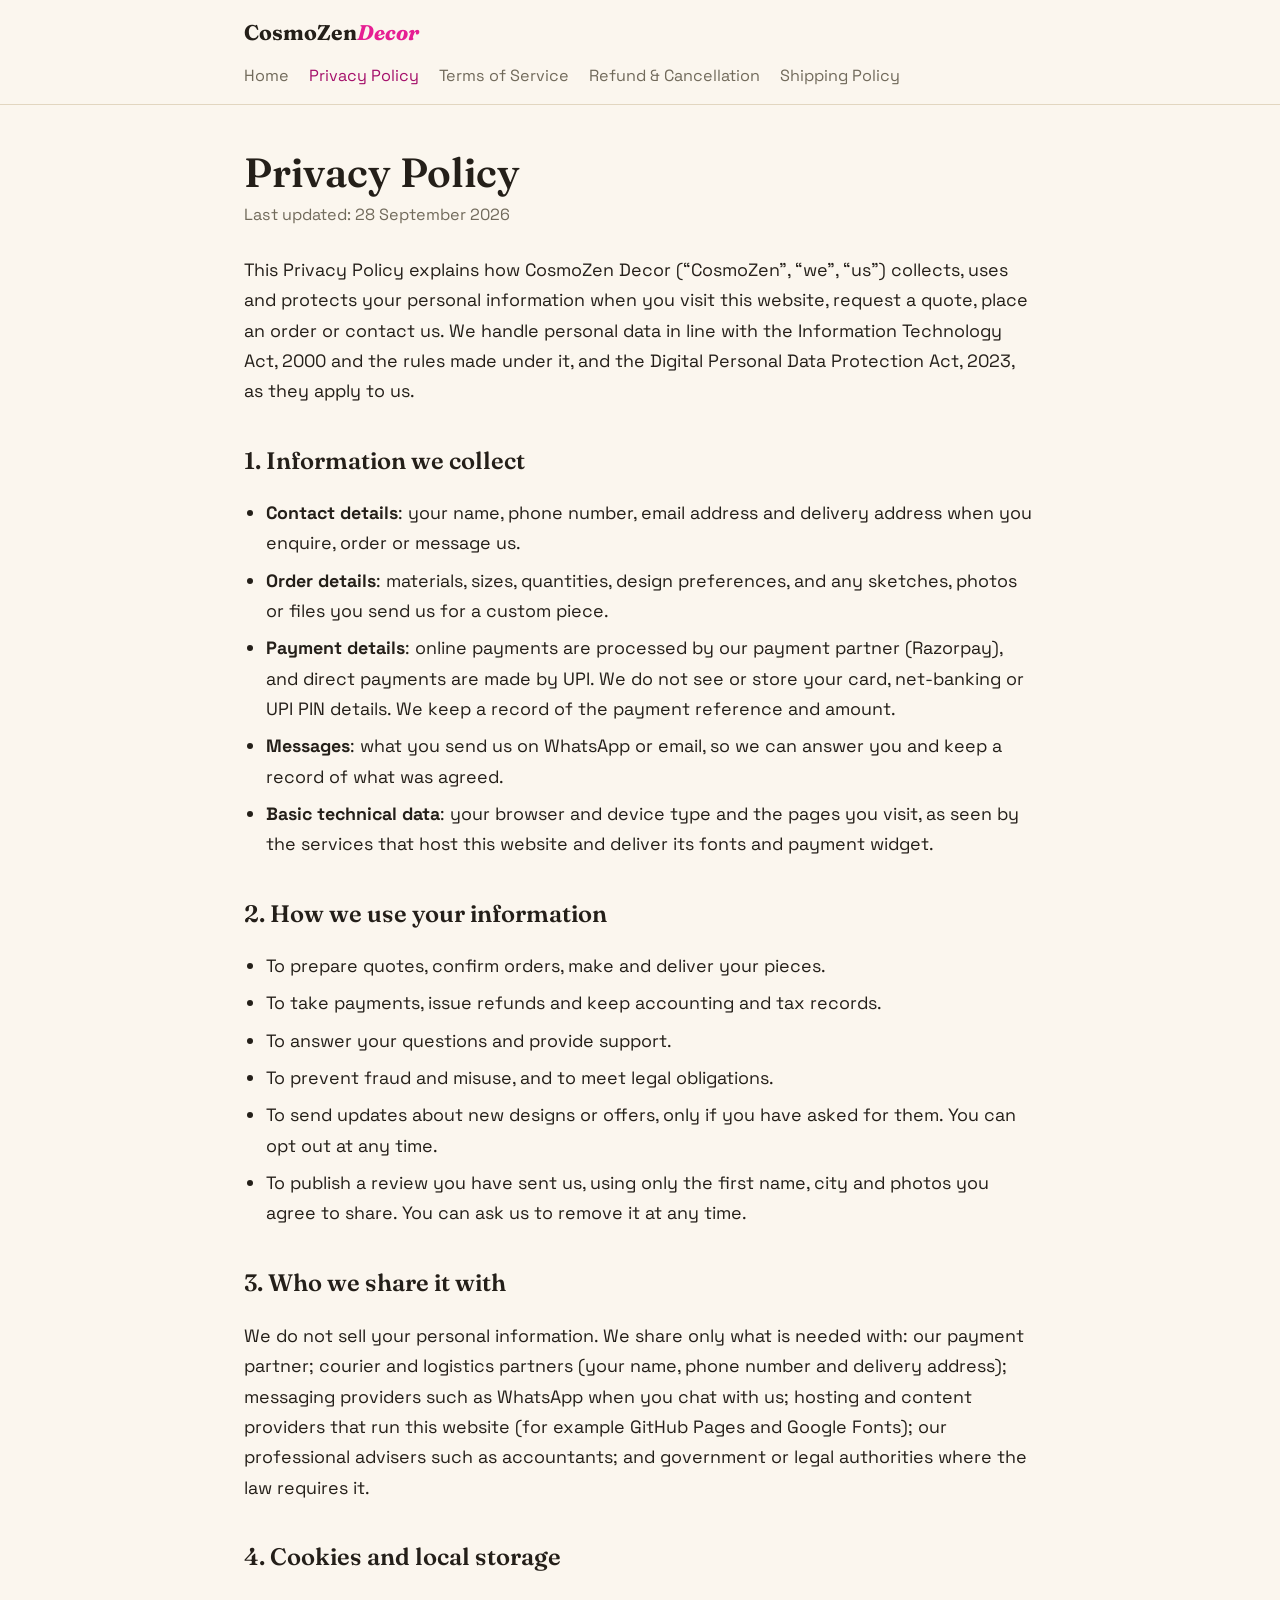
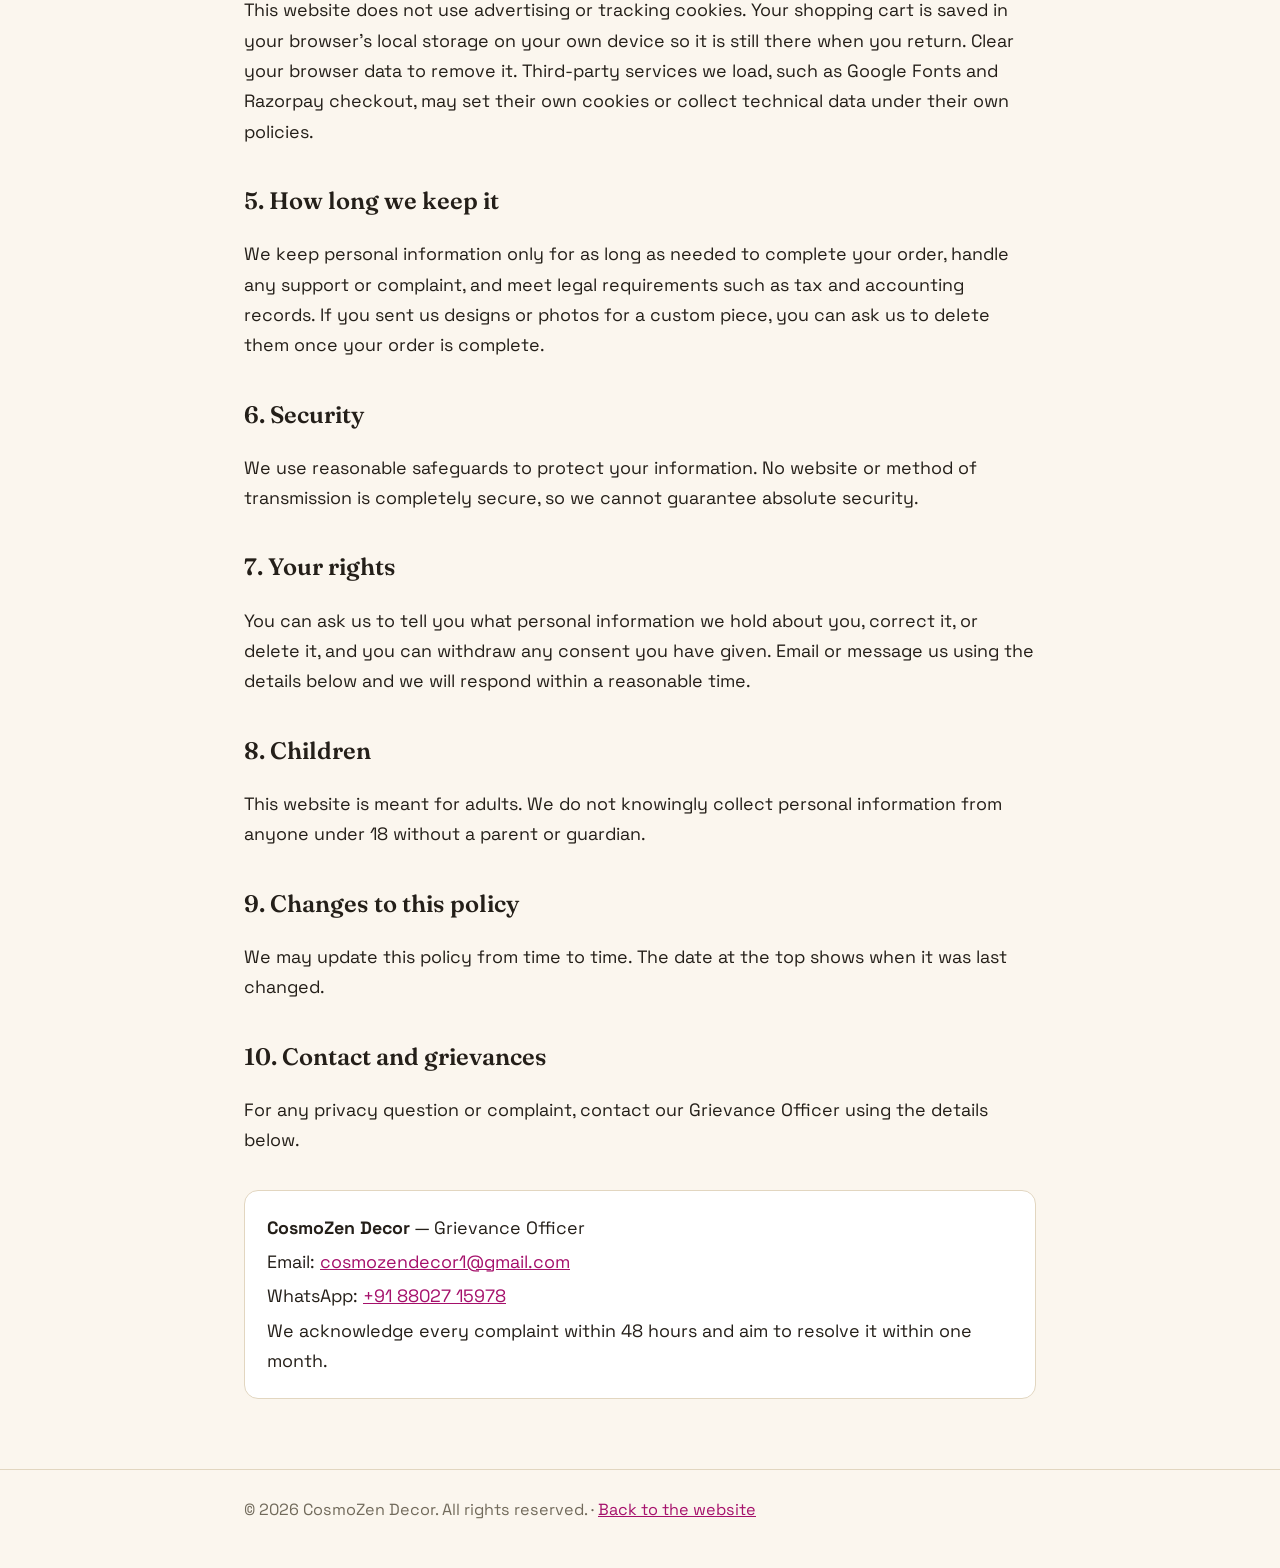
<file: privacy-policy.html>
<!DOCTYPE html>
<html lang="en">
<head>
<meta charset="UTF-8" />
<meta name="viewport" content="width=device-width, initial-scale=1.0" />
<title>Privacy Policy — CosmoZen Decor</title>
<meta name="description" content="How CosmoZen Decor collects, uses and protects your personal information." />
<link rel="icon" href="data:,">
<link rel="preconnect" href="https://fonts.googleapis.com">
<link href="https://fonts.googleapis.com/css2?family=Fraunces:ital,opsz,wght@0,9..144,600;0,9..144,700;1,9..144,500&family=Space+Grotesk:wght@400;500;600;700&display=swap" rel="stylesheet">
<link rel="stylesheet" href="legal.css">
</head>
<body>
<header class="lh"><div class="lwrap"><a class="brand" href="./">CosmoZen<em>Decor</em></a><nav class="lnav"><a href="./">Home</a><a href="privacy-policy.html" aria-current="page">Privacy Policy</a><a href="terms-of-service.html">Terms of Service</a><a href="refund-cancellation-policy.html">Refund &amp; Cancellation</a><a href="shipping-policy.html">Shipping Policy</a></nav></div></header>
<main class="lwrap doc">
<h1>Privacy Policy</h1>
<p class="updated">Last updated: 28 September 2026</p>
<p>This Privacy Policy explains how CosmoZen Decor (&ldquo;CosmoZen&rdquo;, &ldquo;we&rdquo;, &ldquo;us&rdquo;) collects, uses and protects your personal information when you visit this website, request a quote, place an order or contact us. We handle personal data in line with the Information Technology Act, 2000 and the rules made under it, and the Digital Personal Data Protection Act, 2023, as they apply to us.</p>
<h2>1. Information we collect</h2>
<ul>
<li><strong>Contact details</strong>: your name, phone number, email address and delivery address when you enquire, order or message us.</li>
<li><strong>Order details</strong>: materials, sizes, quantities, design preferences, and any sketches, photos or files you send us for a custom piece.</li>
<li><strong>Payment details</strong>: online payments are processed by our payment partner (Razorpay), and direct payments are made by UPI. We do not see or store your card, net-banking or UPI PIN details. We keep a record of the payment reference and amount.</li>
<li><strong>Messages</strong>: what you send us on WhatsApp or email, so we can answer you and keep a record of what was agreed.</li>
<li><strong>Basic technical data</strong>: your browser and device type and the pages you visit, as seen by the services that host this website and deliver its fonts and payment widget.</li>
</ul>
<h2>2. How we use your information</h2>
<ul>
<li>To prepare quotes, confirm orders, make and deliver your pieces.</li>
<li>To take payments, issue refunds and keep accounting and tax records.</li>
<li>To answer your questions and provide support.</li>
<li>To prevent fraud and misuse, and to meet legal obligations.</li>
<li>To send updates about new designs or offers, only if you have asked for them. You can opt out at any time.</li>
<li>To publish a review you have sent us, using only the first name, city and photos you agree to share. You can ask us to remove it at any time.</li>
</ul>
<h2>3. Who we share it with</h2>
<p>We do not sell your personal information. We share only what is needed with: our payment partner; courier and logistics partners (your name, phone number and delivery address); messaging providers such as WhatsApp when you chat with us; hosting and content providers that run this website (for example GitHub Pages and Google Fonts); our professional advisers such as accountants; and government or legal authorities where the law requires it.</p>
<h2>4. Cookies and local storage</h2>
<p>This website does not use advertising or tracking cookies. Your shopping cart is saved in your browser&rsquo;s local storage on your own device so it is still there when you return. Clear your browser data to remove it. Third-party services we load, such as Google Fonts and Razorpay checkout, may set their own cookies or collect technical data under their own policies.</p>
<h2>5. How long we keep it</h2>
<p>We keep personal information only for as long as needed to complete your order, handle any support or complaint, and meet legal requirements such as tax and accounting records. If you sent us designs or photos for a custom piece, you can ask us to delete them once your order is complete.</p>
<h2>6. Security</h2>
<p>We use reasonable safeguards to protect your information. No website or method of transmission is completely secure, so we cannot guarantee absolute security.</p>
<h2>7. Your rights</h2>
<p>You can ask us to tell you what personal information we hold about you, correct it, or delete it, and you can withdraw any consent you have given. Email or message us using the details below and we will respond within a reasonable time.</p>
<h2>8. Children</h2>
<p>This website is meant for adults. We do not knowingly collect personal information from anyone under 18 without a parent or guardian.</p>
<h2>9. Changes to this policy</h2>
<p>We may update this policy from time to time. The date at the top shows when it was last changed.</p>
<h2>10. Contact and grievances</h2>
<p>For any privacy question or complaint, contact our Grievance Officer using the details below.</p>
<div class="box"><p><strong>CosmoZen Decor</strong> — Grievance Officer</p>
<p>Email: <a href="mailto:cosmozendecor1@gmail.com">cosmozendecor1@gmail.com</a></p>
<p>WhatsApp: <a href="https://wa.me/918802715978">+91 88027 15978</a></p>
<p>We acknowledge every complaint within 48 hours and aim to resolve it within one month.</p></div>
</main>
<footer class="lf"><div class="lwrap">&copy; 2026 CosmoZen Decor. All rights reserved. &middot; <a href="./">Back to the website</a></div></footer>
</body>
</html>
</file>
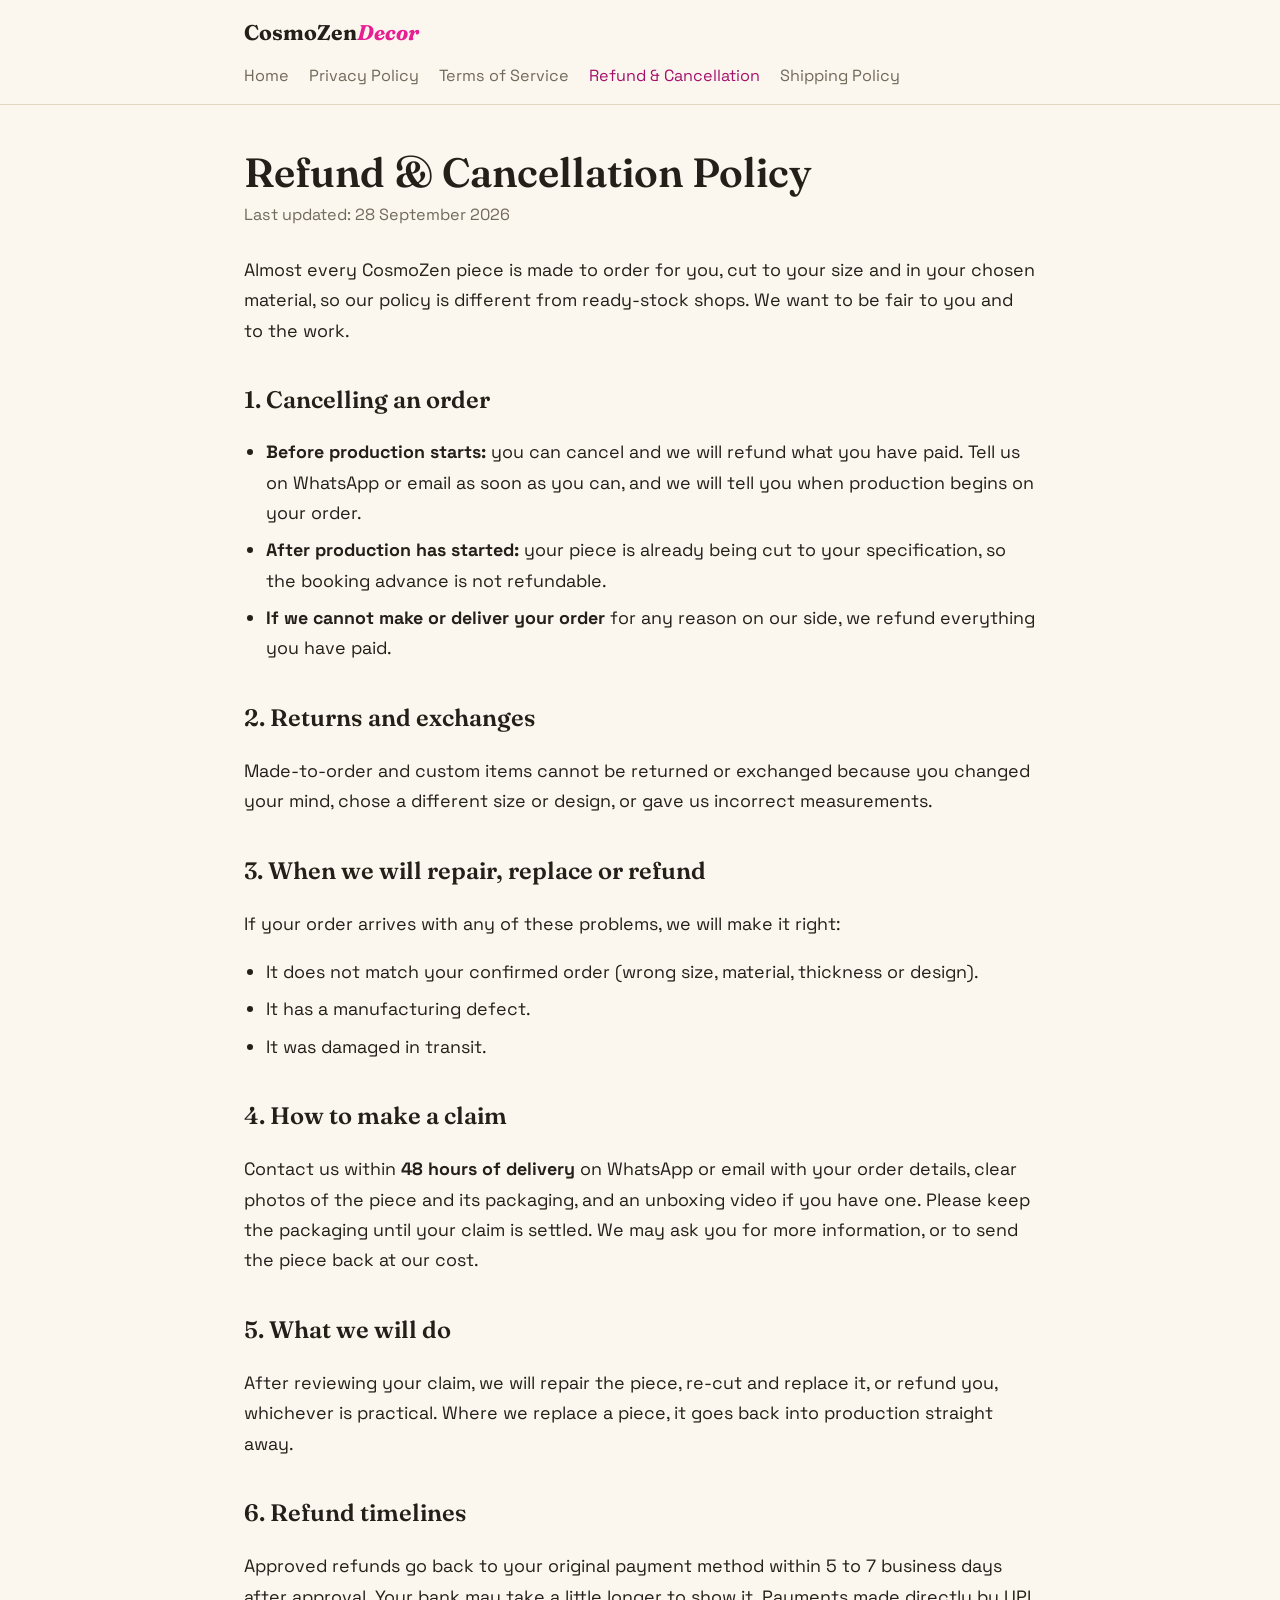
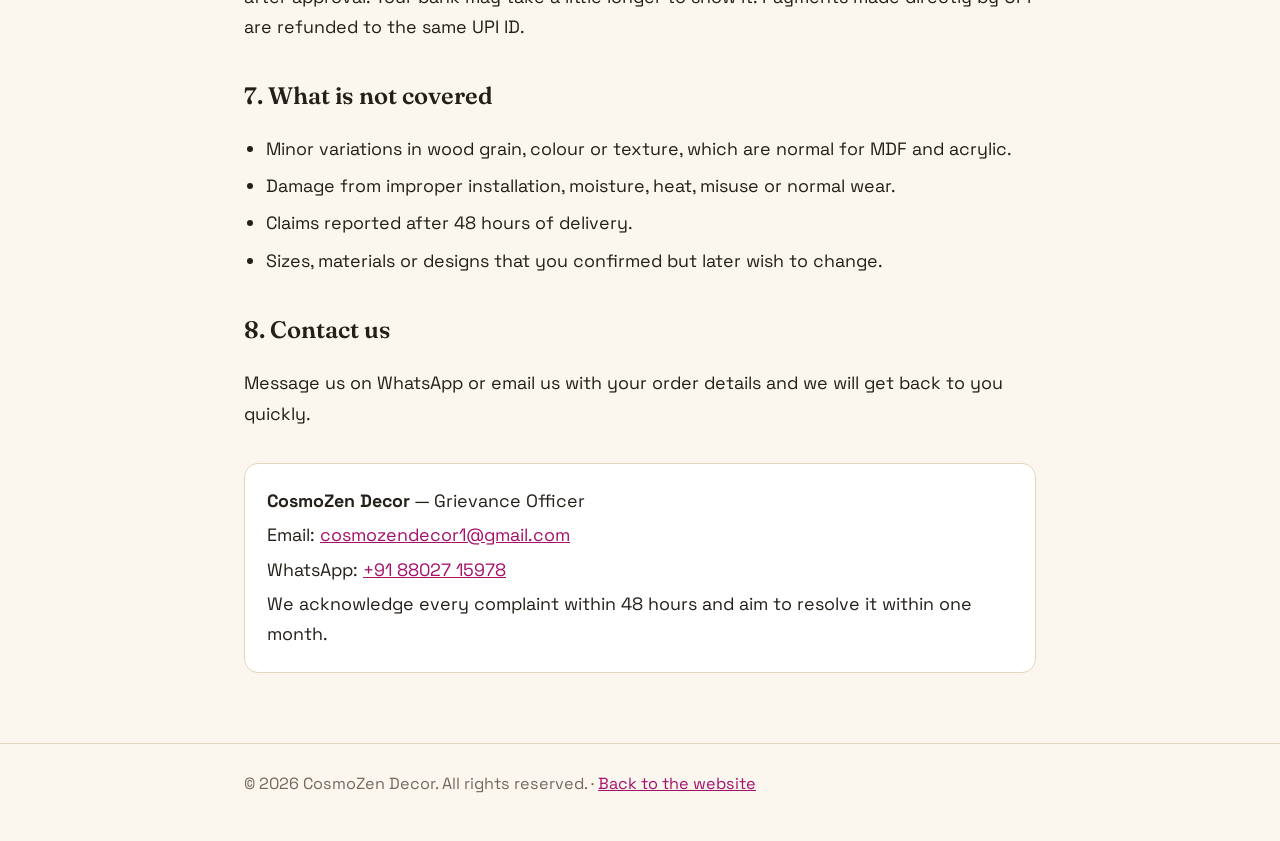
<file: refund-cancellation-policy.html>
<!DOCTYPE html>
<html lang="en">
<head>
<meta charset="UTF-8" />
<meta name="viewport" content="width=device-width, initial-scale=1.0" />
<title>Refund &amp; Cancellation Policy — CosmoZen Decor</title>
<meta name="description" content="CosmoZen Decor cancellation, return and refund policy for made-to-order pieces." />
<link rel="icon" href="data:,">
<link rel="preconnect" href="https://fonts.googleapis.com">
<link href="https://fonts.googleapis.com/css2?family=Fraunces:ital,opsz,wght@0,9..144,600;0,9..144,700;1,9..144,500&family=Space+Grotesk:wght@400;500;600;700&display=swap" rel="stylesheet">
<link rel="stylesheet" href="legal.css">
</head>
<body>
<header class="lh"><div class="lwrap"><a class="brand" href="./">CosmoZen<em>Decor</em></a><nav class="lnav"><a href="./">Home</a><a href="privacy-policy.html">Privacy Policy</a><a href="terms-of-service.html">Terms of Service</a><a href="refund-cancellation-policy.html" aria-current="page">Refund &amp; Cancellation</a><a href="shipping-policy.html">Shipping Policy</a></nav></div></header>
<main class="lwrap doc">
<h1>Refund &amp; Cancellation Policy</h1>
<p class="updated">Last updated: 28 September 2026</p>
<p>Almost every CosmoZen piece is made to order for you, cut to your size and in your chosen material, so our policy is different from ready-stock shops. We want to be fair to you and to the work.</p>
<h2>1. Cancelling an order</h2>
<ul>
<li><strong>Before production starts:</strong> you can cancel and we will refund what you have paid. Tell us on WhatsApp or email as soon as you can, and we will tell you when production begins on your order.</li>
<li><strong>After production has started:</strong> your piece is already being cut to your specification, so the booking advance is not refundable.</li>
<li><strong>If we cannot make or deliver your order</strong> for any reason on our side, we refund everything you have paid.</li>
</ul>
<h2>2. Returns and exchanges</h2>
<p>Made-to-order and custom items cannot be returned or exchanged because you changed your mind, chose a different size or design, or gave us incorrect measurements.</p>
<h2>3. When we will repair, replace or refund</h2>
<p>If your order arrives with any of these problems, we will make it right:</p>
<ul>
<li>It does not match your confirmed order (wrong size, material, thickness or design).</li>
<li>It has a manufacturing defect.</li>
<li>It was damaged in transit.</li>
</ul>
<h2>4. How to make a claim</h2>
<p>Contact us within <strong>48 hours of delivery</strong> on WhatsApp or email with your order details, clear photos of the piece and its packaging, and an unboxing video if you have one. Please keep the packaging until your claim is settled. We may ask you for more information, or to send the piece back at our cost.</p>
<h2>5. What we will do</h2>
<p>After reviewing your claim, we will repair the piece, re-cut and replace it, or refund you, whichever is practical. Where we replace a piece, it goes back into production straight away.</p>
<h2>6. Refund timelines</h2>
<p>Approved refunds go back to your original payment method within 5 to 7 business days after approval. Your bank may take a little longer to show it. Payments made directly by UPI are refunded to the same UPI ID.</p>
<h2>7. What is not covered</h2>
<ul>
<li>Minor variations in wood grain, colour or texture, which are normal for MDF and acrylic.</li>
<li>Damage from improper installation, moisture, heat, misuse or normal wear.</li>
<li>Claims reported after 48 hours of delivery.</li>
<li>Sizes, materials or designs that you confirmed but later wish to change.</li>
</ul>
<h2>8. Contact us</h2>
<p>Message us on WhatsApp or email us with your order details and we will get back to you quickly.</p>
<div class="box"><p><strong>CosmoZen Decor</strong> — Grievance Officer</p>
<p>Email: <a href="mailto:cosmozendecor1@gmail.com">cosmozendecor1@gmail.com</a></p>
<p>WhatsApp: <a href="https://wa.me/918802715978">+91 88027 15978</a></p>
<p>We acknowledge every complaint within 48 hours and aim to resolve it within one month.</p></div>
</main>
<footer class="lf"><div class="lwrap">&copy; 2026 CosmoZen Decor. All rights reserved. &middot; <a href="./">Back to the website</a></div></footer>
</body>
</html>
</file>
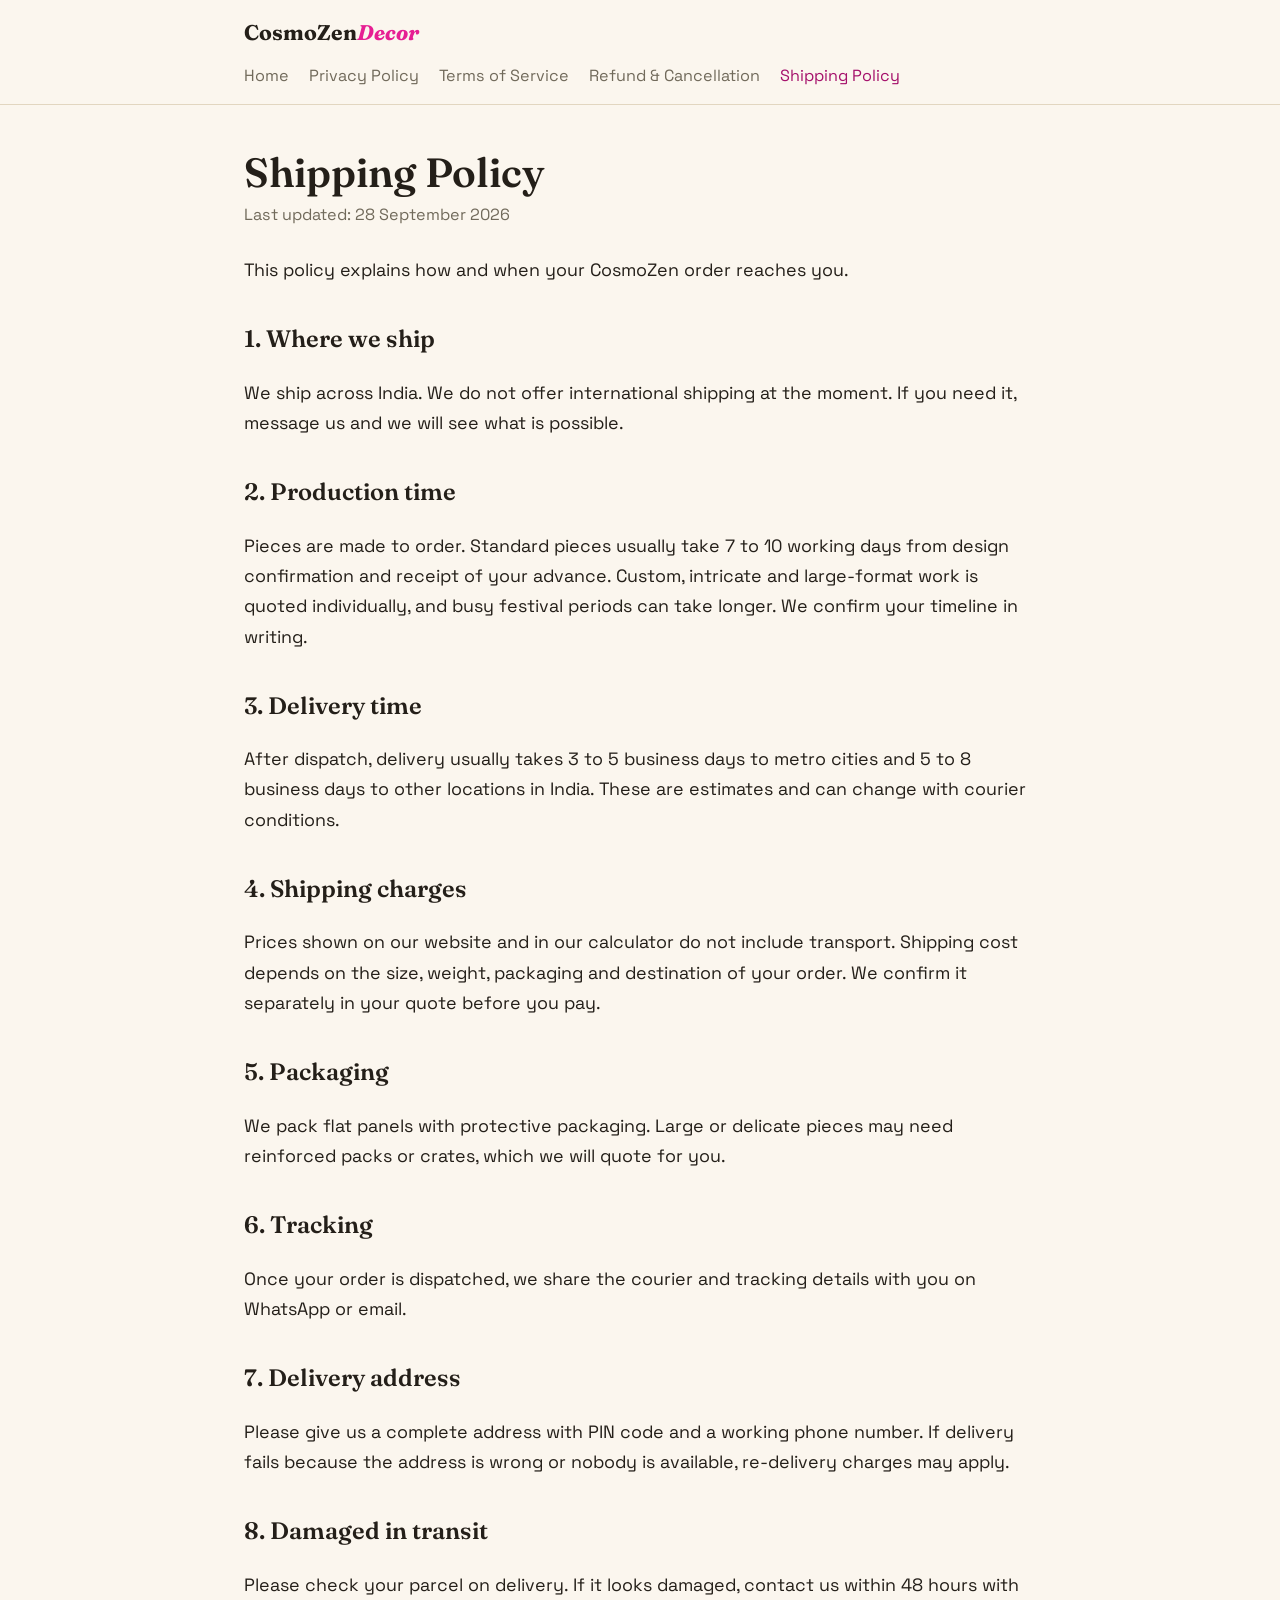
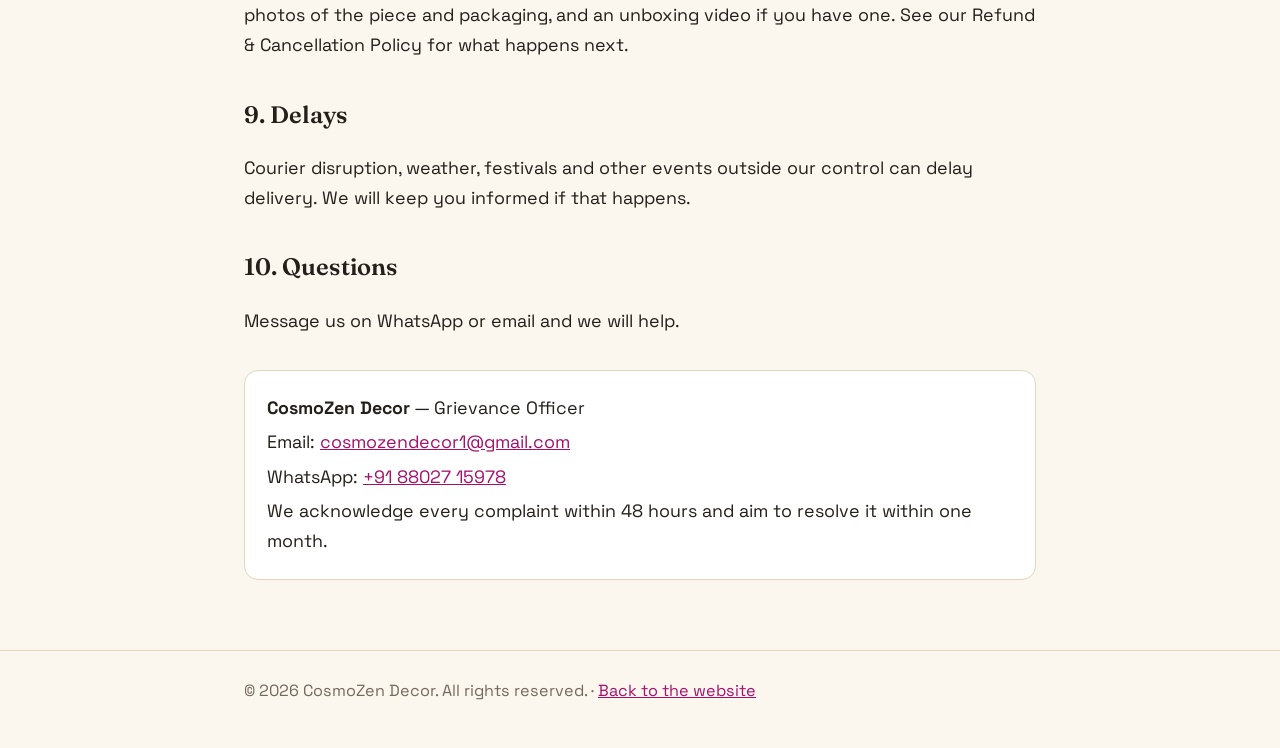
<file: shipping-policy.html>
<!DOCTYPE html>
<html lang="en">
<head>
<meta charset="UTF-8" />
<meta name="viewport" content="width=device-width, initial-scale=1.0" />
<title>Shipping Policy — CosmoZen Decor</title>
<meta name="description" content="Production times, delivery times and shipping details for CosmoZen Decor orders." />
<link rel="icon" href="data:,">
<link rel="preconnect" href="https://fonts.googleapis.com">
<link href="https://fonts.googleapis.com/css2?family=Fraunces:ital,opsz,wght@0,9..144,600;0,9..144,700;1,9..144,500&family=Space+Grotesk:wght@400;500;600;700&display=swap" rel="stylesheet">
<link rel="stylesheet" href="legal.css">
</head>
<body>
<header class="lh"><div class="lwrap"><a class="brand" href="./">CosmoZen<em>Decor</em></a><nav class="lnav"><a href="./">Home</a><a href="privacy-policy.html">Privacy Policy</a><a href="terms-of-service.html">Terms of Service</a><a href="refund-cancellation-policy.html">Refund &amp; Cancellation</a><a href="shipping-policy.html" aria-current="page">Shipping Policy</a></nav></div></header>
<main class="lwrap doc">
<h1>Shipping Policy</h1>
<p class="updated">Last updated: 28 September 2026</p>
<p>This policy explains how and when your CosmoZen order reaches you.</p>
<h2>1. Where we ship</h2>
<p>We ship across India. We do not offer international shipping at the moment. If you need it, message us and we will see what is possible.</p>
<h2>2. Production time</h2>
<p>Pieces are made to order. Standard pieces usually take 7 to 10 working days from design confirmation and receipt of your advance. Custom, intricate and large-format work is quoted individually, and busy festival periods can take longer. We confirm your timeline in writing.</p>
<h2>3. Delivery time</h2>
<p>After dispatch, delivery usually takes 3 to 5 business days to metro cities and 5 to 8 business days to other locations in India. These are estimates and can change with courier conditions.</p>
<h2>4. Shipping charges</h2>
<p>Prices shown on our website and in our calculator do not include transport. Shipping cost depends on the size, weight, packaging and destination of your order. We confirm it separately in your quote before you pay.</p>
<h2>5. Packaging</h2>
<p>We pack flat panels with protective packaging. Large or delicate pieces may need reinforced packs or crates, which we will quote for you.</p>
<h2>6. Tracking</h2>
<p>Once your order is dispatched, we share the courier and tracking details with you on WhatsApp or email.</p>
<h2>7. Delivery address</h2>
<p>Please give us a complete address with PIN code and a working phone number. If delivery fails because the address is wrong or nobody is available, re-delivery charges may apply.</p>
<h2>8. Damaged in transit</h2>
<p>Please check your parcel on delivery. If it looks damaged, contact us within 48 hours with photos of the piece and packaging, and an unboxing video if you have one. See our Refund &amp; Cancellation Policy for what happens next.</p>
<h2>9. Delays</h2>
<p>Courier disruption, weather, festivals and other events outside our control can delay delivery. We will keep you informed if that happens.</p>
<h2>10. Questions</h2>
<p>Message us on WhatsApp or email and we will help.</p>
<div class="box"><p><strong>CosmoZen Decor</strong> — Grievance Officer</p>
<p>Email: <a href="mailto:cosmozendecor1@gmail.com">cosmozendecor1@gmail.com</a></p>
<p>WhatsApp: <a href="https://wa.me/918802715978">+91 88027 15978</a></p>
<p>We acknowledge every complaint within 48 hours and aim to resolve it within one month.</p></div>
</main>
<footer class="lf"><div class="lwrap">&copy; 2026 CosmoZen Decor. All rights reserved. &middot; <a href="./">Back to the website</a></div></footer>
</body>
</html>
</file>
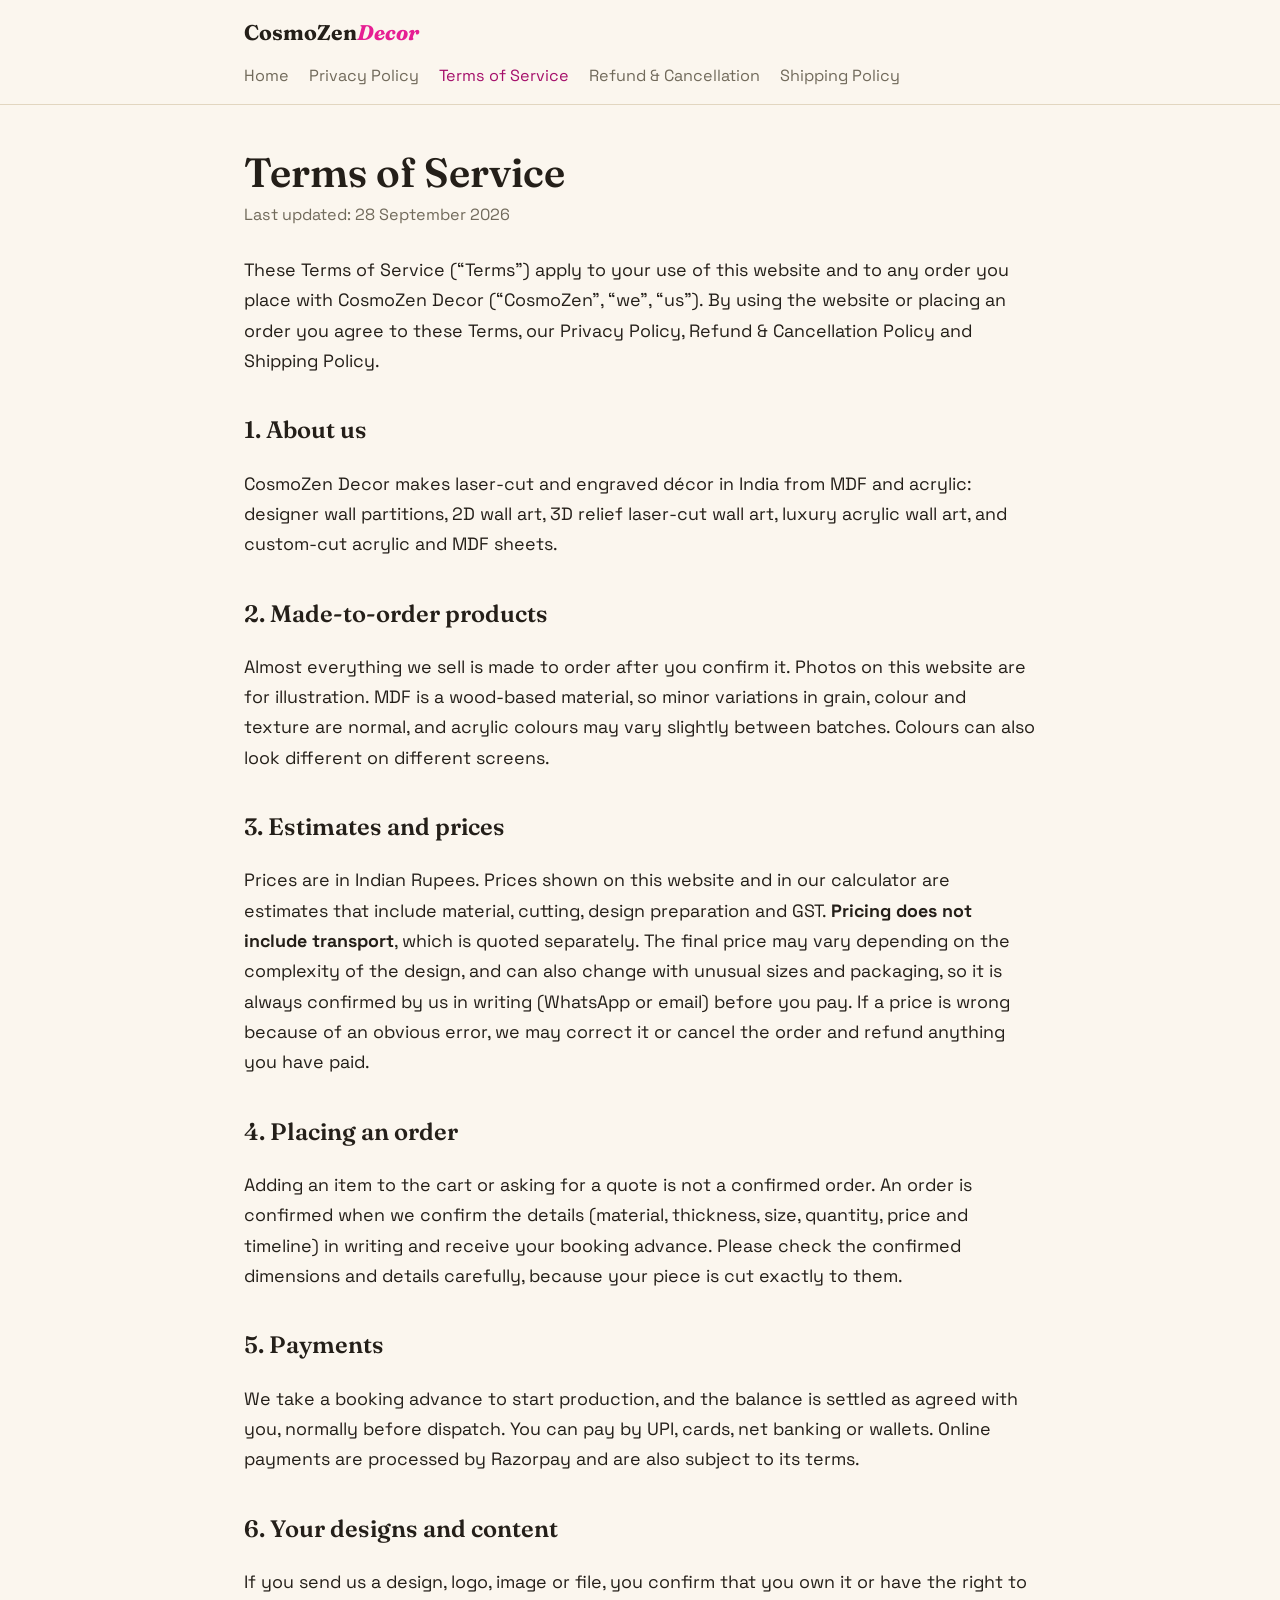
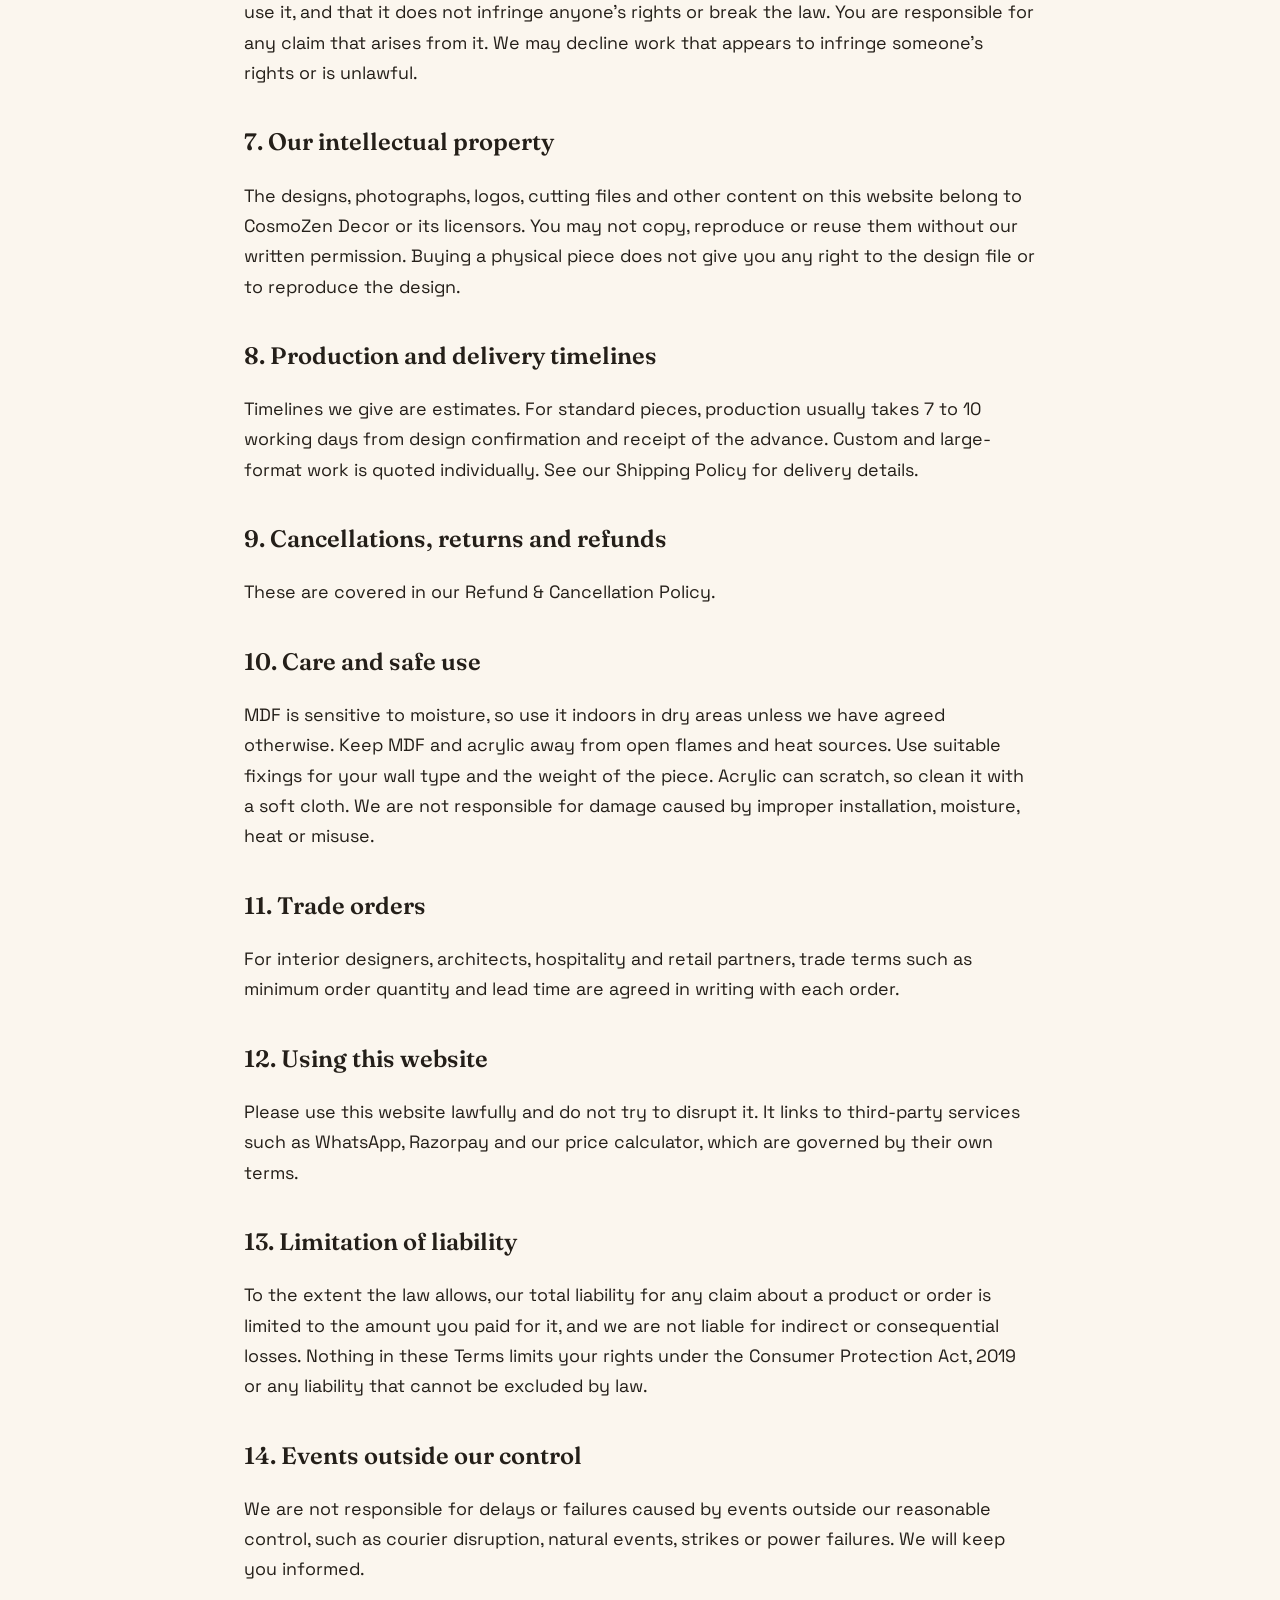
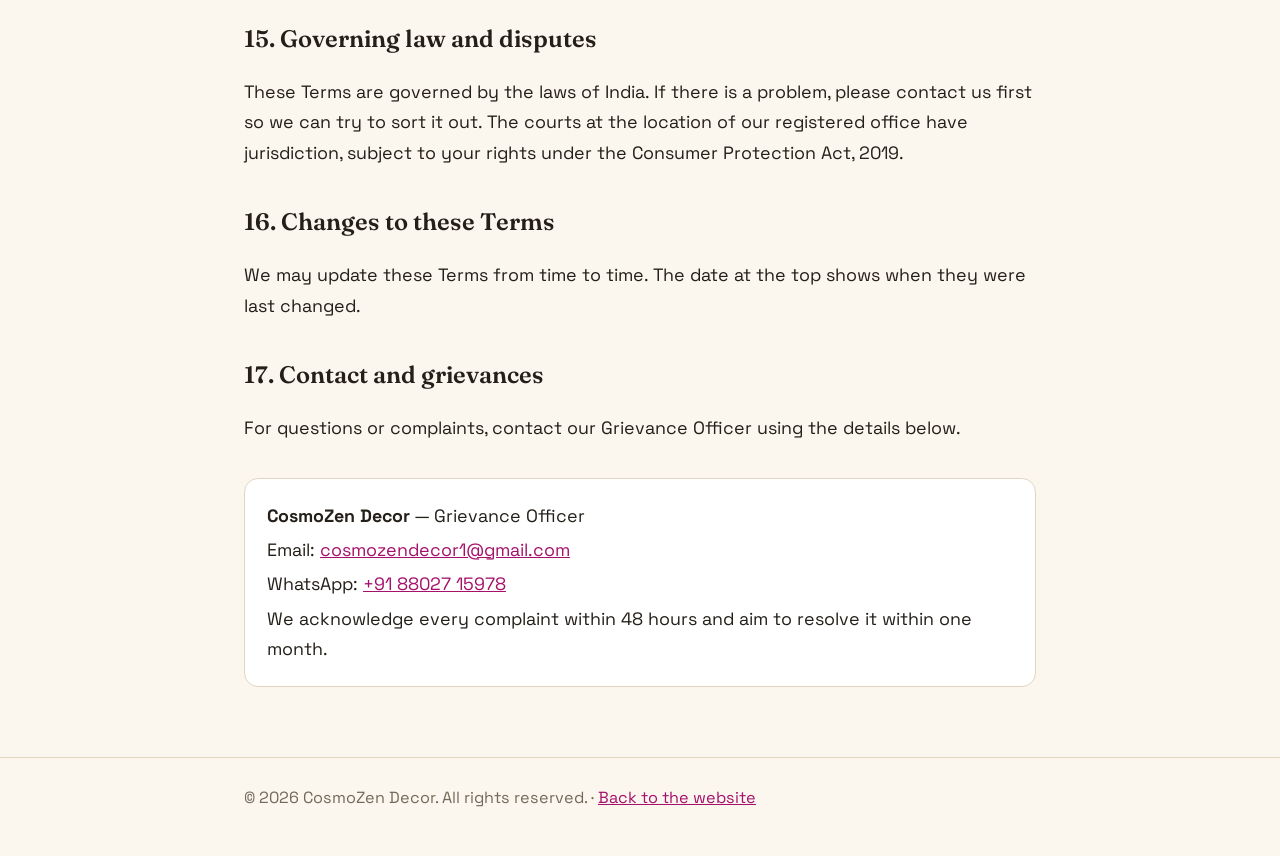
<file: terms-of-service.html>
<!DOCTYPE html>
<html lang="en">
<head>
<meta charset="UTF-8" />
<meta name="viewport" content="width=device-width, initial-scale=1.0" />
<title>Terms of Service — CosmoZen Decor</title>
<meta name="description" content="The terms that apply to using the CosmoZen Decor website and placing an order." />
<link rel="icon" href="data:,">
<link rel="preconnect" href="https://fonts.googleapis.com">
<link href="https://fonts.googleapis.com/css2?family=Fraunces:ital,opsz,wght@0,9..144,600;0,9..144,700;1,9..144,500&family=Space+Grotesk:wght@400;500;600;700&display=swap" rel="stylesheet">
<link rel="stylesheet" href="legal.css">
</head>
<body>
<header class="lh"><div class="lwrap"><a class="brand" href="./">CosmoZen<em>Decor</em></a><nav class="lnav"><a href="./">Home</a><a href="privacy-policy.html">Privacy Policy</a><a href="terms-of-service.html" aria-current="page">Terms of Service</a><a href="refund-cancellation-policy.html">Refund &amp; Cancellation</a><a href="shipping-policy.html">Shipping Policy</a></nav></div></header>
<main class="lwrap doc">
<h1>Terms of Service</h1>
<p class="updated">Last updated: 28 September 2026</p>
<p>These Terms of Service (&ldquo;Terms&rdquo;) apply to your use of this website and to any order you place with CosmoZen Decor (&ldquo;CosmoZen&rdquo;, &ldquo;we&rdquo;, &ldquo;us&rdquo;). By using the website or placing an order you agree to these Terms, our Privacy Policy, Refund &amp; Cancellation Policy and Shipping Policy.</p>
<h2>1. About us</h2>
<p>CosmoZen Decor makes laser-cut and engraved d&eacute;cor in India from MDF and acrylic: designer wall partitions, 2D wall art, 3D relief laser-cut wall art, luxury acrylic wall art, and custom-cut acrylic and MDF sheets.</p>
<h2>2. Made-to-order products</h2>
<p>Almost everything we sell is made to order after you confirm it. Photos on this website are for illustration. MDF is a wood-based material, so minor variations in grain, colour and texture are normal, and acrylic colours may vary slightly between batches. Colours can also look different on different screens.</p>
<h2>3. Estimates and prices</h2>
<p>Prices are in Indian Rupees. Prices shown on this website and in our calculator are estimates that include material, cutting, design preparation and GST. <strong>Pricing does not include transport</strong>, which is quoted separately. The final price may vary depending on the complexity of the design, and can also change with unusual sizes and packaging, so it is always confirmed by us in writing (WhatsApp or email) before you pay. If a price is wrong because of an obvious error, we may correct it or cancel the order and refund anything you have paid.</p>
<h2>4. Placing an order</h2>
<p>Adding an item to the cart or asking for a quote is not a confirmed order. An order is confirmed when we confirm the details (material, thickness, size, quantity, price and timeline) in writing and receive your booking advance. Please check the confirmed dimensions and details carefully, because your piece is cut exactly to them.</p>
<h2>5. Payments</h2>
<p>We take a booking advance to start production, and the balance is settled as agreed with you, normally before dispatch. You can pay by UPI, cards, net banking or wallets. Online payments are processed by Razorpay and are also subject to its terms.</p>
<h2>6. Your designs and content</h2>
<p>If you send us a design, logo, image or file, you confirm that you own it or have the right to use it, and that it does not infringe anyone&rsquo;s rights or break the law. You are responsible for any claim that arises from it. We may decline work that appears to infringe someone&rsquo;s rights or is unlawful.</p>
<h2>7. Our intellectual property</h2>
<p>The designs, photographs, logos, cutting files and other content on this website belong to CosmoZen Decor or its licensors. You may not copy, reproduce or reuse them without our written permission. Buying a physical piece does not give you any right to the design file or to reproduce the design.</p>
<h2>8. Production and delivery timelines</h2>
<p>Timelines we give are estimates. For standard pieces, production usually takes 7 to 10 working days from design confirmation and receipt of the advance. Custom and large-format work is quoted individually. See our Shipping Policy for delivery details.</p>
<h2>9. Cancellations, returns and refunds</h2>
<p>These are covered in our Refund &amp; Cancellation Policy.</p>
<h2>10. Care and safe use</h2>
<p>MDF is sensitive to moisture, so use it indoors in dry areas unless we have agreed otherwise. Keep MDF and acrylic away from open flames and heat sources. Use suitable fixings for your wall type and the weight of the piece. Acrylic can scratch, so clean it with a soft cloth. We are not responsible for damage caused by improper installation, moisture, heat or misuse.</p>
<h2>11. Trade orders</h2>
<p>For interior designers, architects, hospitality and retail partners, trade terms such as minimum order quantity and lead time are agreed in writing with each order.</p>
<h2>12. Using this website</h2>
<p>Please use this website lawfully and do not try to disrupt it. It links to third-party services such as WhatsApp, Razorpay and our price calculator, which are governed by their own terms.</p>
<h2>13. Limitation of liability</h2>
<p>To the extent the law allows, our total liability for any claim about a product or order is limited to the amount you paid for it, and we are not liable for indirect or consequential losses. Nothing in these Terms limits your rights under the Consumer Protection Act, 2019 or any liability that cannot be excluded by law.</p>
<h2>14. Events outside our control</h2>
<p>We are not responsible for delays or failures caused by events outside our reasonable control, such as courier disruption, natural events, strikes or power failures. We will keep you informed.</p>
<h2>15. Governing law and disputes</h2>
<p>These Terms are governed by the laws of India. If there is a problem, please contact us first so we can try to sort it out. The courts at the location of our registered office have jurisdiction, subject to your rights under the Consumer Protection Act, 2019.</p>
<h2>16. Changes to these Terms</h2>
<p>We may update these Terms from time to time. The date at the top shows when they were last changed.</p>
<h2>17. Contact and grievances</h2>
<p>For questions or complaints, contact our Grievance Officer using the details below.</p>
<div class="box"><p><strong>CosmoZen Decor</strong> — Grievance Officer</p>
<p>Email: <a href="mailto:cosmozendecor1@gmail.com">cosmozendecor1@gmail.com</a></p>
<p>WhatsApp: <a href="https://wa.me/918802715978">+91 88027 15978</a></p>
<p>We acknowledge every complaint within 48 hours and aim to resolve it within one month.</p></div>
</main>
<footer class="lf"><div class="lwrap">&copy; 2026 CosmoZen Decor. All rights reserved. &middot; <a href="./">Back to the website</a></div></footer>
</body>
</html>
</file>
<file: legal.css>
:root{--ink:#17130F;--paper:#FBF6EE;--stone:#F1E9DC;--line:#E2D6C0;--magenta:#E61F93;--magenta-deep:#A5106B;--text:#241F19;--muted:#716A5B}
*{box-sizing:border-box}
html{font-size:106.25%}
body{margin:0;background:var(--paper);color:var(--text);font-family:'Space Grotesk',sans-serif;line-height:1.7}
.lwrap{max-width:840px;margin:0 auto;padding:0 24px}
.lh{border-bottom:1px solid var(--line);background:rgba(251,246,238,.96);position:sticky;top:0;z-index:5}
.lh .lwrap{display:flex;align-items:center;justify-content:space-between;gap:12px 24px;flex-wrap:wrap;padding-top:14px;padding-bottom:14px}
.brand{font-family:'Fraunces',serif;font-weight:700;font-size:1.25rem;color:var(--text);text-decoration:none}
.brand em{color:var(--magenta)}
.lnav{display:flex;gap:6px 20px;flex-wrap:wrap;font-size:.95rem}
.lnav a{color:var(--muted);text-decoration:none}
.lnav a:hover,.lnav a[aria-current]{color:var(--magenta-deep)}
.doc{padding-top:44px;padding-bottom:70px}
h1{font-family:'Fraunces',serif;font-size:2.4rem;line-height:1.15;margin:0 0 6px;font-weight:600}
.updated{color:var(--muted);font-size:.95rem;margin:0 0 26px}
h2{font-family:'Fraunces',serif;font-size:1.4rem;margin:34px 0 8px;font-weight:600}
p,li{font-size:1.05rem}
ul{padding-left:22px}
li{margin:7px 0}
a{color:var(--magenta-deep)}
.box{background:#fff;border:1px solid var(--line);border-radius:14px;padding:18px 22px;margin-top:34px}
.box p{margin:4px 0}
.lf{border-top:1px solid var(--line);padding:26px 0 44px;color:var(--muted);font-size:.95rem}
</file>
